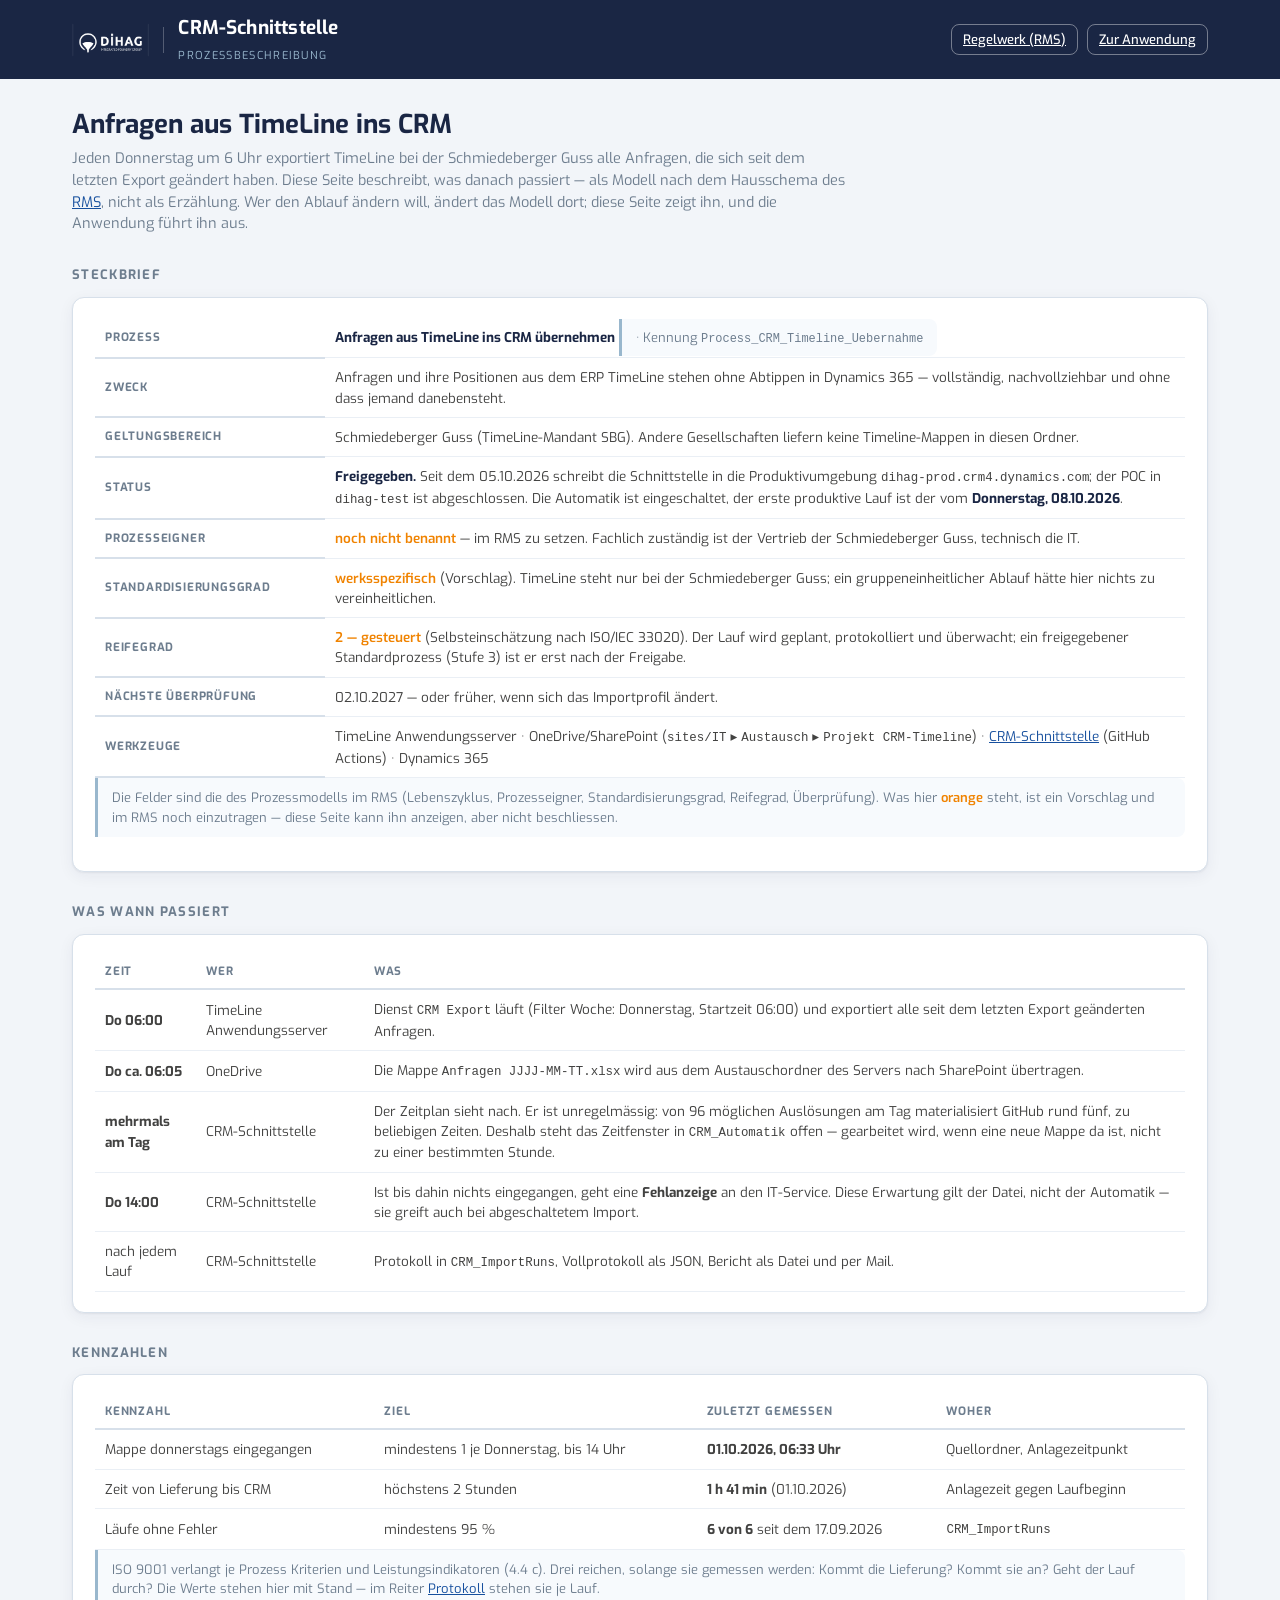
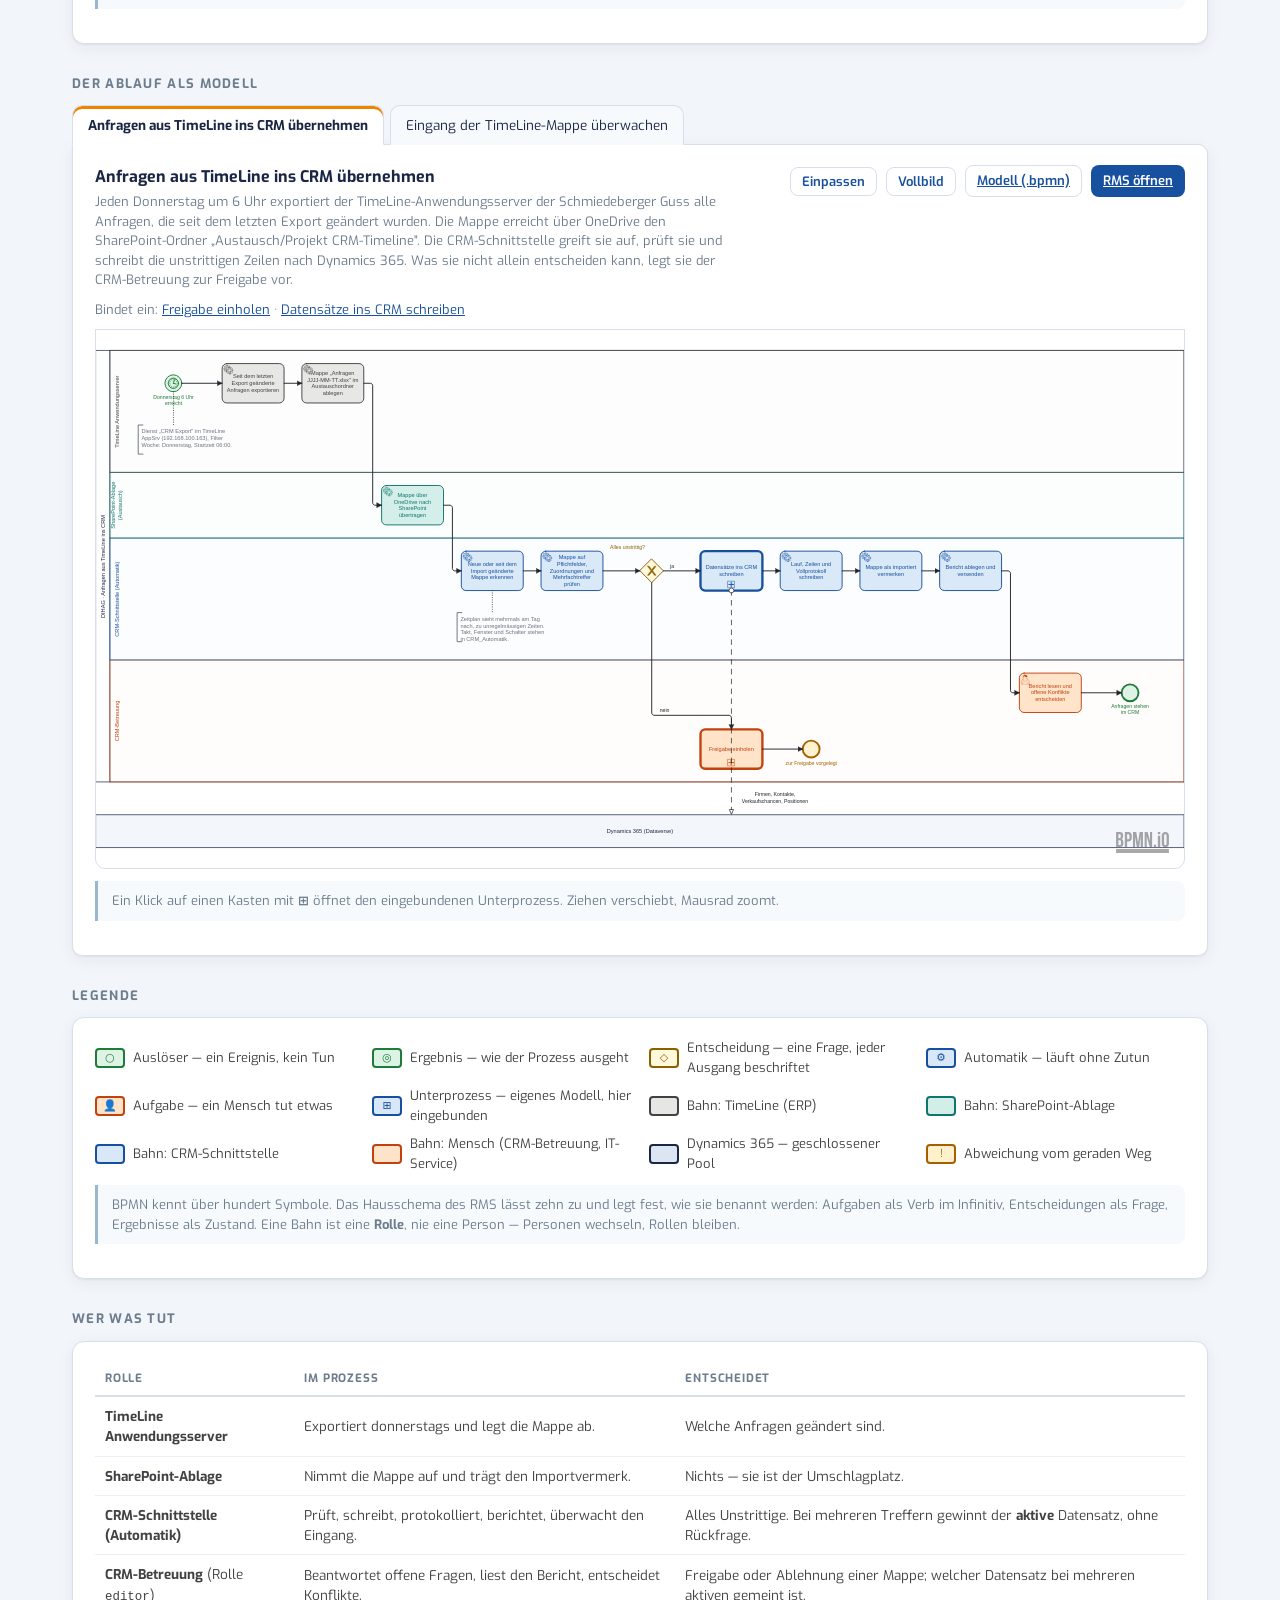
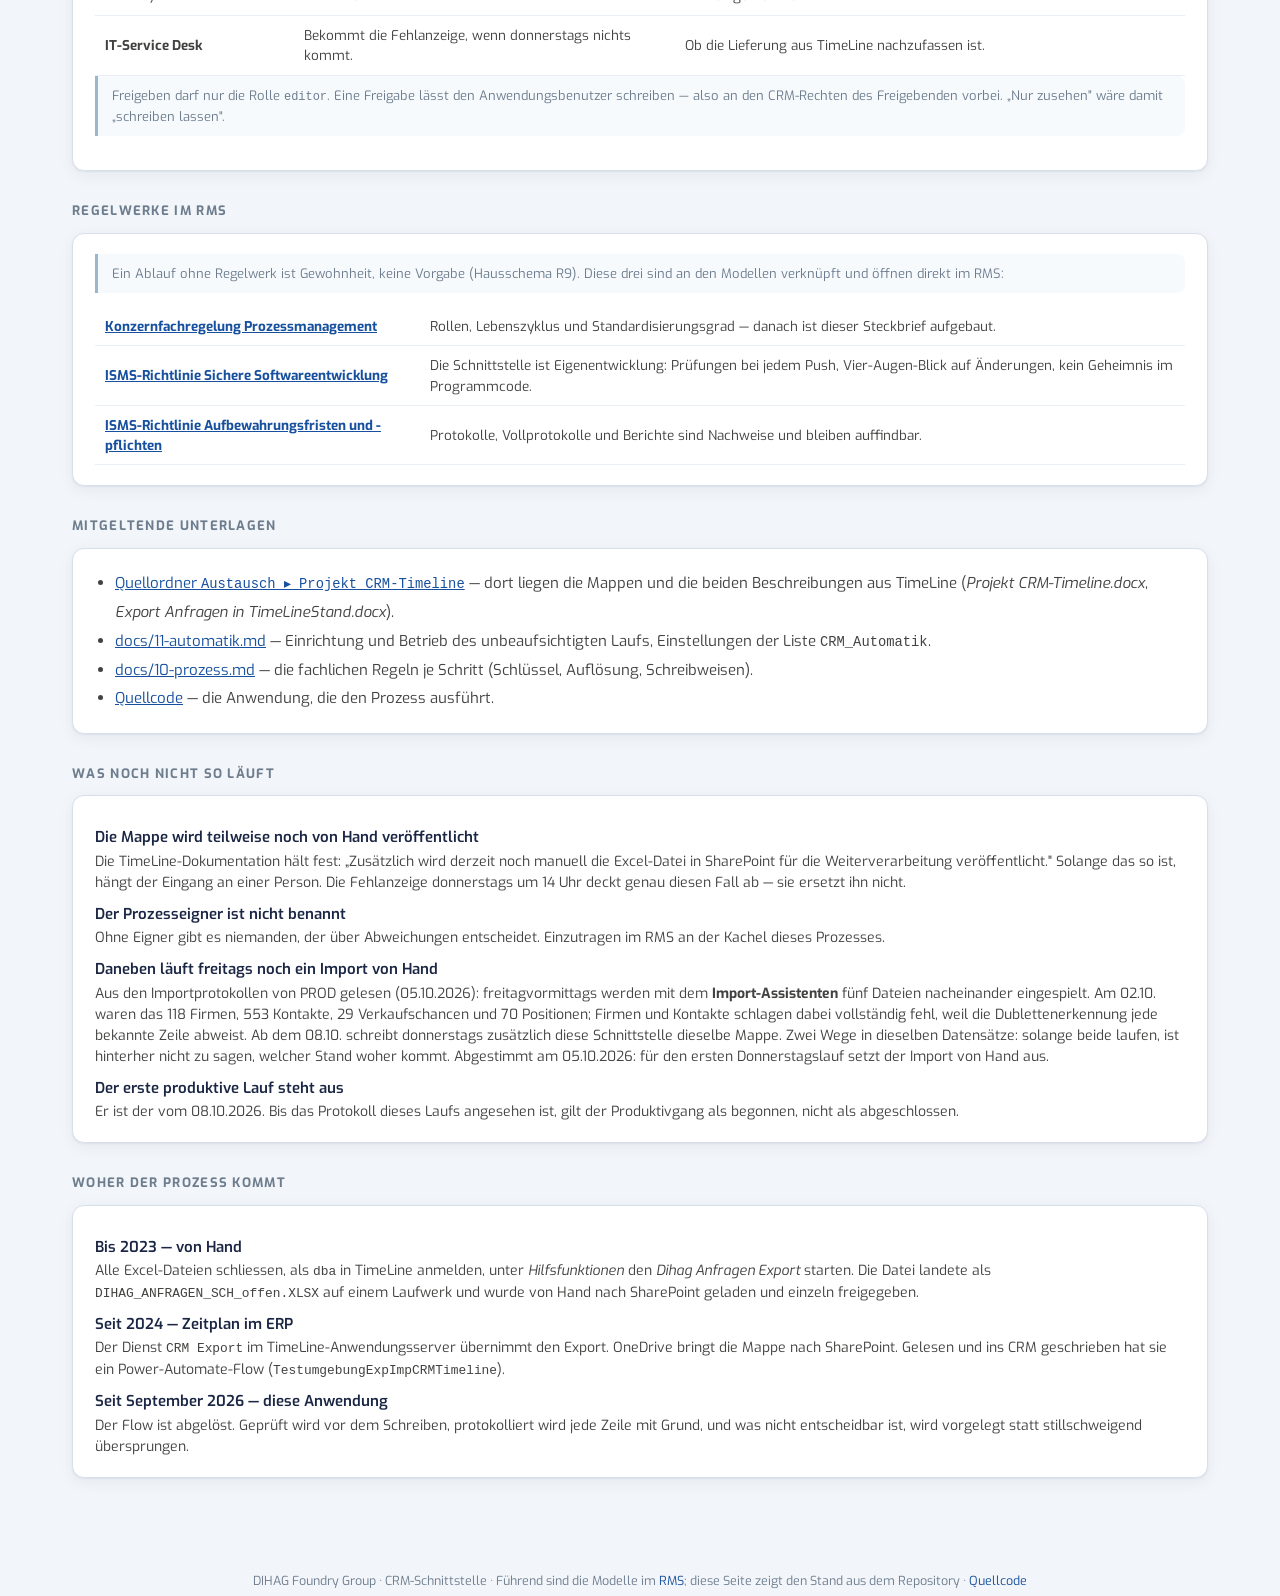
<file: prozess.html>
<!DOCTYPE html>
<html lang="de">
<head>
<meta charset="UTF-8">
<meta name="viewport" content="width=device-width, initial-scale=1.0">
<title>Prozess · CRM-Schnittstelle · DIHAG Foundry Group</title>
<link rel="icon" href="assets/dihag-logo.png">
<link rel="preconnect" href="https://fonts.googleapis.com">
<link rel="preconnect" href="https://fonts.gstatic.com" crossorigin>
<link href="https://fonts.googleapis.com/css2?family=Exo:wght@400;500;600;700&display=swap" rel="stylesheet">
<link rel="stylesheet" href="css/styles.css?v=dab7112f">
<link rel="stylesheet" href="js/vendor/bpmn/diagram-js.css?v=dab7112f">
<link rel="stylesheet" href="js/vendor/bpmn/bpmn-js.css?v=dab7112f">
<style>
  /* Farben der Bahnen — dieselben wie im Generator (scripts/bpmn/generate-bpmn.js).
     Steht die Legende auf anderen Farben als das Bild, ist sie schlimmer als keine. */
  .sym { display: inline-flex; align-items: center; gap: 8px; font-size: 13px; }
  .sym .kasten {
    width: 30px; height: 20px; border-radius: 4px; border: 2px solid; flex: none;
    display: flex; align-items: center; justify-content: center; font-size: 11px;
  }
  .b-erp    { background: #E6E6E4; border-color: #424241; color: #424241; }
  .b-archiv { background: #D2EEE8; border-color: #0F766E; color: #0F766E; }
  .b-auto   { background: #D8E8F8; border-color: #17509E; color: #17509E; }
  .b-mensch { background: #FFE3C8; border-color: #C2410C; color: #C2410C; }
  .b-app    { background: #DCE5F2; border-color: #1A2644; color: #1A2644; }
  .b-ok     { background: #DDF3E4; border-color: #1E7B3A; color: #1E7B3A; }
  .b-gate   { background: #FFF8DB; border-color: #8A6100; color: #8A6100; }
  .b-warn   { background: #FFF1CC; border-color: #A65F00; color: #A65F00; }

  .legende { display: grid; grid-template-columns: repeat(auto-fill, minmax(230px, 1fr)); gap: 9px 18px; }

  /* Reiter über dem Bild */
  .ptabs { display: flex; gap: 6px; flex-wrap: wrap; margin: 0 0 -1px; }
  .ptab {
    appearance: none; border: 1px solid var(--border); border-bottom-color: transparent;
    background: #f7fafd; font: inherit; font-size: 13.5px; color: var(--navy);
    padding: 9px 15px; border-radius: 10px 10px 0 0; cursor: pointer;
  }
  .ptab:hover { background: #eef3f9; }
  .ptab.active { background: #fff; font-weight: 700; box-shadow: inset 0 3px 0 var(--orange); }

  .bild-kopf { display: flex; flex-wrap: wrap; gap: 10px; align-items: flex-start; justify-content: space-between; }
  .bild-kopf h4 { margin: 0 0 3px; font-size: 16px; color: var(--navy); }
  .bild-kopf p { margin: 0; font-size: 13px; color: var(--muted); max-width: 640px; }
  .leinwand {
    height: 540px; border: 1px solid var(--border); border-radius: 0 0 10px 10px;
    background: #fff; position: relative; overflow: hidden;
  }
  .leinwand:fullscreen { height: 100%; border-radius: 0; }
  .leinwand .laedt {
    position: absolute; inset: 0; display: flex; align-items: center; justify-content: center;
    color: var(--muted); font-size: 14px; text-align: center; padding: 20px;
  }
  .bjs-powered-by { opacity: .45; }
  .krumen { font-size: 13px; color: var(--muted); display: flex; gap: 8px; align-items: center; flex-wrap: wrap; }

  table.tbl th.feld { width: 230px; }
  .steckbrief td b { color: var(--navy); }
  .vorschlag { color: var(--orange); font-weight: 600; }
  dl.schritte { margin: 0; }
  dl.schritte dt { font-weight: 600; color: var(--navy); margin-top: 10px; }
  dl.schritte dd { margin: 2px 0 0 0; color: var(--text); font-size: 14px; }
</style>
</head>
<body>

<header>
  <div class="hdr-top">
    <div class="hdr-brand">
      <img src="assets/dihag-logo.png" alt="DIHAG Foundry Group">
      <div class="hdr-sep"></div>
      <div class="hdr-title">
        <h1>CRM-Schnittstelle</h1>
        <span>Prozessbeschreibung</span>
      </div>
    </div>
    <div class="hdr-spacer"></div>
    <div class="row">
      <a class="btn ghost sm" href="https://rms.dihag.de/" target="_blank" rel="noopener">Regelwerk (RMS)</a>
      <a class="btn ghost sm" href="index.html">Zur Anwendung</a>
    </div>
  </div>
</header>

<main>

<div class="page-head">
  <h2>Anfragen aus TimeLine ins CRM</h2>
  <p>Jeden Donnerstag um 6 Uhr exportiert TimeLine bei der Schmiedeberger Guss alle
     Anfragen, die sich seit dem letzten Export geändert haben. Diese Seite beschreibt,
     was danach passiert — als Modell nach dem Hausschema des
     <a href="https://rms.dihag.de/" target="_blank" rel="noopener">RMS</a>, nicht als
     Erzählung. Wer den Ablauf ändern will, ändert das Modell dort; diese Seite zeigt
     ihn, und die Anwendung führt ihn aus.</p>
</div>

<!-- ══ Steckbrief ══════════════════════════════════════════════════ -->
<h3 class="section">Steckbrief</h3>
<div class="card">
  <div class="tbl-wrap"><table class="tbl steckbrief">
    <tbody>
      <tr><th class="feld">Prozess</th>
          <td><b>Anfragen aus TimeLine ins CRM übernehmen</b>
              <span class="hint">· Kennung <code>Process_CRM_Timeline_Uebernahme</code></span></td></tr>
      <tr><th>Zweck</th>
          <td>Anfragen und ihre Positionen aus dem ERP TimeLine stehen ohne Abtippen
              in Dynamics 365 — vollständig, nachvollziehbar und ohne dass jemand
              danebensteht.</td></tr>
      <tr><th>Geltungsbereich</th>
          <td>Schmiedeberger Guss (TimeLine-Mandant SBG). Andere Gesellschaften
              liefern keine Timeline-Mappen in diesen Ordner.</td></tr>
      <tr><th>Status</th>
          <td><b>Freigegeben.</b> Seit dem 05.10.2026 schreibt die Schnittstelle
              in die Produktivumgebung <code>dihag-prod.crm4.dynamics.com</code>;
              der POC in <code>dihag-test</code> ist abgeschlossen. Die Automatik
              ist eingeschaltet, der erste produktive Lauf ist der vom
              <b>Donnerstag, 08.10.2026</b>.</td></tr>
      <tr><th>Prozesseigner</th>
          <td><span class="vorschlag">noch nicht benannt</span> — im RMS zu setzen.
              Fachlich zuständig ist der Vertrieb der Schmiedeberger Guss, technisch
              die IT.</td></tr>
      <tr><th>Standardisierungsgrad</th>
          <td><span class="vorschlag">werksspezifisch</span> (Vorschlag). TimeLine
              steht nur bei der Schmiedeberger Guss; ein gruppeneinheitlicher Ablauf
              hätte hier nichts zu vereinheitlichen.</td></tr>
      <tr><th>Reifegrad</th>
          <td><span class="vorschlag">2 — gesteuert</span> (Selbsteinschätzung nach
              ISO/IEC 33020). Der Lauf wird geplant, protokolliert und überwacht; ein
              freigegebener Standardprozess (Stufe 3) ist er erst nach der Freigabe.</td></tr>
      <tr><th>Nächste Überprüfung</th>
          <td>02.10.2027 — oder früher, wenn sich das Importprofil ändert.</td></tr>
      <tr><th>Werkzeuge</th>
          <td>TimeLine Anwendungsserver · OneDrive/SharePoint
              (<code>sites/IT</code> ▸ <code>Austausch</code> ▸ <code>Projekt CRM-Timeline</code>) ·
              <a href="index.html">CRM-Schnittstelle</a> (GitHub Actions) · Dynamics 365</td></tr>
    </tbody>
  </table></div>
  <p class="hint">Die Felder sind die des Prozessmodells im RMS (Lebenszyklus,
     Prozesseigner, Standardisierungsgrad, Reifegrad, Überprüfung). Was hier
     <span class="vorschlag">orange</span> steht, ist ein Vorschlag und im RMS noch
     einzutragen — diese Seite kann ihn anzeigen, aber nicht beschliessen.</p>
</div>

<!-- ══ Takt ════════════════════════════════════════════════════════ -->
<h3 class="section">Was wann passiert</h3>
<div class="card">
  <div class="tbl-wrap"><table class="tbl">
    <thead><tr><th>Zeit</th><th>Wer</th><th>Was</th></tr></thead>
    <tbody>
      <tr><td><b>Do 06:00</b></td><td>TimeLine Anwendungsserver</td>
          <td>Dienst <code>CRM Export</code> läuft (Filter Woche: Donnerstag, Startzeit 06:00)
              und exportiert alle seit dem letzten Export geänderten Anfragen.</td></tr>
      <tr><td><b>Do ca. 06:05</b></td><td>OneDrive</td>
          <td>Die Mappe <code>Anfragen JJJJ-MM-TT.xlsx</code> wird aus dem Austauschordner
              des Servers nach SharePoint übertragen.</td></tr>
      <tr><td><b>mehrmals<br>am Tag</b></td><td>CRM-Schnittstelle</td>
          <td>Der Zeitplan sieht nach. Er ist unregelmässig: von 96 möglichen
              Auslösungen am Tag materialisiert GitHub rund fünf, zu beliebigen
              Zeiten. Deshalb steht das Zeitfenster in <code>CRM_Automatik</code>
              offen — gearbeitet wird, wenn eine neue Mappe da ist, nicht zu
              einer bestimmten Stunde.</td></tr>
      <tr><td><b>Do 14:00</b></td><td>CRM-Schnittstelle</td>
          <td>Ist bis dahin nichts eingegangen, geht eine <b>Fehlanzeige</b> an den
              IT-Service. Diese Erwartung gilt der Datei, nicht der Automatik —
              sie greift auch bei abgeschaltetem Import.</td></tr>
      <tr><td>nach jedem Lauf</td><td>CRM-Schnittstelle</td>
          <td>Protokoll in <code>CRM_ImportRuns</code>, Vollprotokoll als JSON,
              Bericht als Datei und per Mail.</td></tr>
    </tbody>
  </table></div>
</div>

<!-- ══ Kennzahlen ══════════════════════════════════════════════════ -->
<h3 class="section">Kennzahlen</h3>
<div class="card">
  <div class="tbl-wrap"><table class="tbl">
    <thead><tr><th>Kennzahl</th><th>Ziel</th><th>Zuletzt gemessen</th><th>Woher</th></tr></thead>
    <tbody>
      <tr><td>Mappe donnerstags eingegangen</td><td>mindestens 1 je Donnerstag, bis 14 Uhr</td>
          <td><b>01.10.2026, 06:33 Uhr</b></td><td>Quellordner, Anlagezeitpunkt</td></tr>
      <tr><td>Zeit von Lieferung bis CRM</td><td>höchstens 2 Stunden</td>
          <td><b>1 h 41 min</b> (01.10.2026)</td><td>Anlagezeit gegen Laufbeginn</td></tr>
      <tr><td>Läufe ohne Fehler</td><td>mindestens 95 %</td>
          <td><b>6 von 6</b> seit dem 17.09.2026</td><td><code>CRM_ImportRuns</code></td></tr>
    </tbody>
  </table></div>
  <p class="hint">ISO 9001 verlangt je Prozess Kriterien und Leistungsindikatoren
     (4.4 c). Drei reichen, solange sie gemessen werden: Kommt die Lieferung? Kommt
     sie an? Geht der Lauf durch? Die Werte stehen hier mit Stand — im Reiter
     <a href="index.html">Protokoll</a> stehen sie je Lauf.</p>
</div>

<!-- ══ Diagramme ═══════════════════════════════════════════════════ -->
<h3 class="section" id="modelle">Der Ablauf als Modell</h3>
<div id="ptabs" class="ptabs"></div>
<div class="card" style="border-radius:0 10px 10px 10px">
  <div class="bild-kopf">
    <div>
      <h4 id="mName">Wird geladen …</h4>
      <p id="mDoku"></p>
    </div>
    <div class="row">
      <button class="btn sec sm" id="mFit">Einpassen</button>
      <button class="btn sec sm" id="mVoll">Vollbild</button>
      <a class="btn sec sm" id="mDatei" href="#" download>Modell (.bpmn)</a>
      <a class="btn sm" id="mRms" href="https://rms.dihag.de/" target="_blank" rel="noopener">Im RMS öffnen</a>
    </div>
  </div>
  <div class="krumen" id="mKrumen" style="margin:10px 0"></div>
  <div class="leinwand" id="leinwand"><div class="laedt">Diagramm wird geladen …</div></div>
  <p class="hint" style="margin-top:12px">Ein Klick auf einen Kasten mit <b>⊞</b>
     öffnet den eingebundenen Unterprozess. Ziehen verschiebt, Mausrad zoomt.</p>
</div>

<h3 class="section">Legende</h3>
<div class="card">
  <div class="legende">
    <span class="sym"><span class="kasten b-ok">○</span> Auslöser — ein Ereignis, kein Tun</span>
    <span class="sym"><span class="kasten b-ok">◎</span> Ergebnis — wie der Prozess ausgeht</span>
    <span class="sym"><span class="kasten b-gate">◇</span> Entscheidung — eine Frage, jeder Ausgang beschriftet</span>
    <span class="sym"><span class="kasten b-auto">⚙</span> Automatik — läuft ohne Zutun</span>
    <span class="sym"><span class="kasten b-mensch">👤</span> Aufgabe — ein Mensch tut etwas</span>
    <span class="sym"><span class="kasten b-auto">⊞</span> Unterprozess — eigenes Modell, hier eingebunden</span>
    <span class="sym"><span class="kasten b-erp"></span> Bahn: TimeLine (ERP)</span>
    <span class="sym"><span class="kasten b-archiv"></span> Bahn: SharePoint-Ablage</span>
    <span class="sym"><span class="kasten b-auto"></span> Bahn: CRM-Schnittstelle</span>
    <span class="sym"><span class="kasten b-mensch"></span> Bahn: Mensch (CRM-Betreuung, IT-Service)</span>
    <span class="sym"><span class="kasten b-app"></span> Dynamics 365 — geschlossener Pool</span>
    <span class="sym"><span class="kasten b-warn">!</span> Abweichung vom geraden Weg</span>
  </div>
  <p class="hint" style="margin-top:12px">BPMN kennt über hundert Symbole. Das
     Hausschema des RMS lässt zehn zu und legt fest, wie sie benannt werden: Aufgaben
     als Verb im Infinitiv, Entscheidungen als Frage, Ergebnisse als Zustand. Eine
     Bahn ist eine <b>Rolle</b>, nie eine Person — Personen wechseln, Rollen bleiben.</p>
</div>

<!-- ══ Rollen ══════════════════════════════════════════════════════ -->
<h3 class="section">Wer was tut</h3>
<div class="card">
  <div class="tbl-wrap"><table class="tbl">
    <thead><tr><th>Rolle</th><th>Im Prozess</th><th>Entscheidet</th></tr></thead>
    <tbody>
      <tr><td><b>TimeLine Anwendungsserver</b></td>
          <td>Exportiert donnerstags und legt die Mappe ab.</td>
          <td>Welche Anfragen geändert sind.</td></tr>
      <tr><td><b>SharePoint-Ablage</b></td>
          <td>Nimmt die Mappe auf und trägt den Importvermerk.</td>
          <td>Nichts — sie ist der Umschlagplatz.</td></tr>
      <tr><td><b>CRM-Schnittstelle (Automatik)</b></td>
          <td>Prüft, schreibt, protokolliert, berichtet, überwacht den Eingang.</td>
          <td>Alles Unstrittige. Bei mehreren Treffern gewinnt der <b>aktive</b>
              Datensatz, ohne Rückfrage.</td></tr>
      <tr><td><b>CRM-Betreuung</b> (Rolle <code>editor</code>)</td>
          <td>Beantwortet offene Fragen, liest den Bericht, entscheidet Konflikte.</td>
          <td>Freigabe oder Ablehnung einer Mappe; welcher Datensatz bei mehreren
              aktiven gemeint ist.</td></tr>
      <tr><td><b>IT-Service Desk</b></td>
          <td>Bekommt die Fehlanzeige, wenn donnerstags nichts kommt.</td>
          <td>Ob die Lieferung aus TimeLine nachzufassen ist.</td></tr>
    </tbody>
  </table></div>
  <p class="hint">Freigeben darf nur die Rolle <code>editor</code>. Eine Freigabe lässt
     den Anwendungsbenutzer schreiben — also an den CRM-Rechten des Freigebenden
     vorbei. „Nur zusehen" wäre damit „schreiben lassen".</p>
</div>

<!-- ══ Regelwerke ══════════════════════════════════════════════════ -->
<h3 class="section">Regelwerke im RMS</h3>
<div class="card">
  <p class="hint" style="margin-top:0">Ein Ablauf ohne Regelwerk ist Gewohnheit, keine
     Vorgabe (Hausschema R9). Diese drei sind an den Modellen verknüpft und öffnen
     direkt im RMS:</p>
  <div class="tbl-wrap"><table class="tbl">
    <tbody>
      <tr><td><a href="https://rms.dihag.de/?richtlinie=120" target="_blank" rel="noopener">
              <b>Konzernfachregelung Prozessmanagement</b></a></td>
          <td>Rollen, Lebenszyklus und Standardisierungsgrad — danach ist dieser
              Steckbrief aufgebaut.</td></tr>
      <tr><td><a href="https://rms.dihag.de/?richtlinie=111" target="_blank" rel="noopener">
              <b>ISMS-Richtlinie Sichere Softwareentwicklung</b></a></td>
          <td>Die Schnittstelle ist Eigenentwicklung: Prüfungen bei jedem Push,
              Vier-Augen-Blick auf Änderungen, kein Geheimnis im Programmcode.</td></tr>
      <tr><td><a href="https://rms.dihag.de/?richtlinie=119" target="_blank" rel="noopener">
              <b>ISMS-Richtlinie Aufbewahrungsfristen und -pflichten</b></a></td>
          <td>Protokolle, Vollprotokolle und Berichte sind Nachweise und bleiben
              auffindbar.</td></tr>
    </tbody>
  </table></div>
</div>

<!-- ══ Unterlagen ══════════════════════════════════════════════════ -->
<h3 class="section">Mitgeltende Unterlagen</h3>
<div class="card">
  <ul style="margin:0;padding-left:20px;line-height:1.9">
    <li><a href="https://dihag.sharepoint.com/sites/IT/Austausch/Projekt%20CRM-Timeline" target="_blank" rel="noopener">Quellordner <code>Austausch ▸ Projekt CRM-Timeline</code></a>
        — dort liegen die Mappen und die beiden Beschreibungen aus TimeLine
        (<i>Projekt CRM-Timeline.docx</i>, <i>Export Anfragen in TimeLineStand.docx</i>).</li>
    <li><a href="https://github.com/dfedorov12/crm/blob/main/docs/11-automatik.md" target="_blank" rel="noopener">docs/11-automatik.md</a>
        — Einrichtung und Betrieb des unbeaufsichtigten Laufs, Einstellungen der
        Liste <code>CRM_Automatik</code>.</li>
    <li><a href="https://github.com/dfedorov12/crm/blob/main/docs/10-prozess.md" target="_blank" rel="noopener">docs/10-prozess.md</a>
        — die fachlichen Regeln je Schritt (Schlüssel, Auflösung, Schreibweisen).</li>
    <li><a href="https://github.com/dfedorov12/crm" target="_blank" rel="noopener">Quellcode</a>
        — die Anwendung, die den Prozess ausführt.</li>
  </ul>
</div>

<!-- ══ Offene Punkte ═══════════════════════════════════════════════ -->
<h3 class="section">Was noch nicht so läuft</h3>
<div class="card">
  <dl class="schritte">
    <dt>Die Mappe wird teilweise noch von Hand veröffentlicht</dt>
    <dd>Die TimeLine-Dokumentation hält fest: „Zusätzlich wird derzeit noch manuell
        die Excel-Datei in SharePoint für die Weiterverarbeitung veröffentlicht."
        Solange das so ist, hängt der Eingang an einer Person. Die Fehlanzeige
        donnerstags um 14 Uhr deckt genau diesen Fall ab — sie ersetzt ihn nicht.</dd>
    <dt>Der Prozesseigner ist nicht benannt</dt>
    <dd>Ohne Eigner gibt es niemanden, der über Abweichungen entscheidet. Einzutragen
        im RMS an der Kachel dieses Prozesses.</dd>
    <dt>Daneben läuft freitags noch ein Import von Hand</dt>
    <dd>Aus den Importprotokollen von PROD gelesen (05.10.2026): freitagvormittags
        werden mit dem <b>Import-Assistenten</b> fünf Dateien nacheinander
        eingespielt. Am 02.10. waren das 118 Firmen, 553 Kontakte, 29
        Verkaufschancen und 70 Positionen; Firmen und Kontakte schlagen dabei
        vollständig fehl, weil die Dublettenerkennung jede bekannte Zeile
        abweist. Ab dem 08.10. schreibt donnerstags zusätzlich diese
        Schnittstelle dieselbe Mappe. Zwei Wege in dieselben Datensätze: solange
        beide laufen, ist hinterher nicht zu sagen, welcher Stand woher kommt.
        Abgestimmt am 05.10.2026: für den ersten Donnerstagslauf setzt der
        Import von Hand aus.</dd>

    <dt>Der erste produktive Lauf steht aus</dt>
    <dd>Er ist der vom 08.10.2026. Bis das Protokoll dieses Laufs angesehen ist,
        gilt der Produktivgang als begonnen, nicht als abgeschlossen.</dd>
  </dl>
</div>

<!-- ══ Herkunft ════════════════════════════════════════════════════ -->
<h3 class="section">Woher der Prozess kommt</h3>
<div class="card">
  <dl class="schritte">
    <dt>Bis 2023 — von Hand</dt>
    <dd>Alle Excel-Dateien schliessen, als <code>dba</code> in TimeLine anmelden,
        unter <i>Hilfsfunktionen</i> den <i>Dihag Anfragen Export</i> starten. Die
        Datei landete als <code>DIHAG_ANFRAGEN_SCH_offen.XLSX</code> auf einem
        Laufwerk und wurde von Hand nach SharePoint geladen und einzeln freigegeben.</dd>
    <dt>Seit 2024 — Zeitplan im ERP</dt>
    <dd>Der Dienst <code>CRM Export</code> im TimeLine-Anwendungsserver übernimmt den
        Export. OneDrive bringt die Mappe nach SharePoint. Gelesen und ins CRM
        geschrieben hat sie ein Power-Automate-Flow
        (<code>TestumgebungExpImpCRMTimeline</code>).</dd>
    <dt>Seit September 2026 — diese Anwendung</dt>
    <dd>Der Flow ist abgelöst. Geprüft wird vor dem Schreiben, protokolliert wird
        jede Zeile mit Grund, und was nicht entscheidbar ist, wird vorgelegt statt
        stillschweigend übersprungen.</dd>
  </dl>
</div>

</main>

<footer>
  DIHAG Foundry Group · CRM-Schnittstelle ·
  Führend sind die Modelle im <a href="https://rms.dihag.de/" target="_blank" rel="noopener">RMS</a>;
  diese Seite zeigt den Stand aus dem Repository ·
  <a href="https://github.com/dfedorov12/crm" target="_blank" rel="noopener">Quellcode</a>
</footer>

<script src="js/vendor/bpmn/bpmn-navigated-viewer.production.min.js?v=dab7112f"></script>
<script>
/* ── Die Modelle anzeigen ──────────────────────────────────────────────
   Gelesen wird docs/bpmn/modelle.json: welche Datei, welche Kennung, wo im
   RMS. Namen und Reiter stehen deshalb genau einmal da — hier würden sie
   beim nächsten Umbau auseinanderlaufen.

   Angezeigt wird die Kopie aus dem Repository. Führend ist das Modell im
   RMS; der Knopf daneben führt hin. Live von dort zu lesen hiesse, diese
   Seite an eine Anmeldung zu hängen — eine Prozessbeschreibung, die erst
   nach dem Anmelden etwas zeigt, liest niemand im Vorbeigehen.          */

var MODELLE = {}, HAUPT = [], AKTIV = { tab: '', key: '', zurueck: '' };
var viewer = null;

var esc = function (s) {
  return String(s == null ? '' : s)
    .replace(/&/g, '&amp;').replace(/</g, '&lt;').replace(/>/g, '&gt;').replace(/"/g, '&quot;');
};
var $ = function (id) { return document.getElementById(id); };

fetch('docs/bpmn/modelle.json', { cache: 'no-cache' })
  .then(function (r) { return r.json(); })
  .then(function (j) {
    j.modelle.forEach(function (m) { MODELLE[m.key] = m; });
    HAUPT = j.modelle.filter(function (m) { return m.haupt; });
    $('ptabs').innerHTML = HAUPT.map(function (m) {
      return '<button class="ptab" data-tab="' + esc(m.tab) + '" data-key="' + esc(m.key) + '">'
        + esc(m.name) + '</button>';
    }).join('');
    Array.prototype.forEach.call($('ptabs').querySelectorAll('.ptab'), function (b) {
      b.onclick = function () { zeige(b.dataset.key); };
    });
    var start = location.hash.replace('#', '');
    var treffer = HAUPT.filter(function (m) { return m.tab === start || m.key === start; })[0];
    zeige(treffer ? treffer.key : HAUPT[0].key);
  })
  .catch(function (e) {
    $('leinwand').innerHTML = '<div class="laedt">Die Modell-Liste ist nicht lesbar: '
      + esc(e.message) + '</div>';
  });

function zeige(key, zurueck) {
  var m = MODELLE[key];
  if (!m) return;
  AKTIV = { tab: m.tab, key: key, zurueck: zurueck || '' };

  Array.prototype.forEach.call($('ptabs').querySelectorAll('.ptab'), function (b) {
    b.classList.toggle('active', b.dataset.tab === m.tab);
  });
  if (m.haupt) history.replaceState(null, '', '#' + m.tab);

  $('mName').textContent = m.name;
  $('mDoku').textContent = '';
  $('mDatei').href = m.datei;
  $('mDatei').setAttribute('download', m.datei.split('/').pop());
  var rms = $('mRms');
  if (m.itemId) {
    rms.href = 'https://rms.dihag.de/?modell=' + encodeURIComponent(m.itemId);
    rms.textContent = 'Im RMS öffnen';
    rms.title = 'Das führende Modell im Regelwerkmanagement';
  } else {
    rms.href = 'https://rms.dihag.de/';
    rms.textContent = 'RMS öffnen';
    rms.title = 'Dieses Modell ist im RMS noch nicht abgelegt. Datei herunterladen '
      + 'und dort unter Prozesse importieren.';
  }

  var krumen = [];
  if (zurueck) {
    krumen.push('<button class="btn sec sm" id="mBack">← ' + esc(MODELLE[zurueck].name) + '</button>');
    krumen.push('<span>Unterprozess, eingebunden über ⊞</span>');
  } else if (m.unter && m.unter.length) {
    krumen.push('<span>Bindet ein: ' + m.unter.map(function (u) {
      return '<a href="#" data-unter="' + esc(u) + '">' + esc(MODELLE[u] ? MODELLE[u].name : u) + '</a>';
    }).join(' · ') + '</span>');
  }
  $('mKrumen').innerHTML = krumen.join(' ');
  if ($('mBack')) $('mBack').onclick = function () { zeige(zurueck); };
  Array.prototype.forEach.call($('mKrumen').querySelectorAll('a[data-unter]'), function (a) {
    a.onclick = function (ev) { ev.preventDefault(); zeige(a.dataset.unter, key); };
  });

  laden(m);
}

function laden(m) {
  if (!viewer) {
    $('leinwand').innerHTML = '';
    viewer = new BpmnJS({ container: $('leinwand') });
    viewer.on('element.click', function (e) {
      var bo = e.element.businessObject;
      if (!bo || e.element.type !== 'bpmn:CallActivity') return;
      var ziel = null;
      Object.keys(MODELLE).forEach(function (k) {
        if (MODELLE[k].kennung === bo.calledElement) ziel = k;
      });
      if (ziel) zeige(ziel, AKTIV.zurueck || AKTIV.key);
    });
  }
  fetch(m.datei, { cache: 'no-cache' })
    .then(function (r) {
      if (!r.ok) throw new Error('HTTP ' + r.status);
      return r.text();
    })
    .then(function (xml) {
      return viewer.importXML(xml).then(function () {
        einpassen(0);
        var doku = (xml.match(/<bpmn:documentation>([\s\S]*?)<\/bpmn:documentation>/) || [])[1] || '';
        doku = doku.replace(/\[\[[^\]]*\]\]/g, '').split('\n')[0]
          .replace(/&amp;/g, '&').replace(/&lt;/g, '<').replace(/&gt;/g, '>')
          .replace(/&quot;/g, '"').replace(/&apos;/g, "'");
        $('mDoku').textContent = doku;
      });
    })
    .catch(function (e) {
      $('leinwand').innerHTML = '<div class="laedt">Das Modell ist nicht lesbar: '
        + esc(e.message) + '<br>Die Datei liegt unter <code>' + esc(m.datei) + '</code>.</div>';
      viewer = null;
    });
}

/* Einpassen, sobald die Leinwand eine Breite hat.
   Beim ersten Aufruf kann das Modell fertig geladen sein, bevor der Browser
   die Seite gelegt hat. `fit-viewport` rechnet dann mit Breite 0 und wirft
   („non-finite float"), das Diagramm bliebe mit einer Fehlermeldung leer —
   gesehen beim ersten Laden am 02.10.2026. Also fragen statt annehmen. */
function einpassen(versuch) {
  if (!viewer) return;
  var el = $('leinwand');
  var nochmal = function () {
    if ((versuch || 0) < 20) setTimeout(function () { einpassen((versuch || 0) + 1); }, 100);
  };
  if (!el.clientWidth || !el.clientHeight) return nochmal();
  try { viewer.get('canvas').zoom('fit-viewport', 'auto'); } catch (e) { nochmal(); }
}

$('mFit').onclick = function () { einpassen(0); };
$('mVoll').onclick = function () {
  var el = $('leinwand');
  if (document.fullscreenElement) document.exitFullscreen();
  else if (el.requestFullscreen) el.requestFullscreen();
};
document.addEventListener('fullscreenchange', function () {
  setTimeout(function () { einpassen(0); }, 80);
});
window.addEventListener('resize', function () {
  if (viewer) viewer.get('canvas').resized();
});
</script>
</body>
</html>
</file>
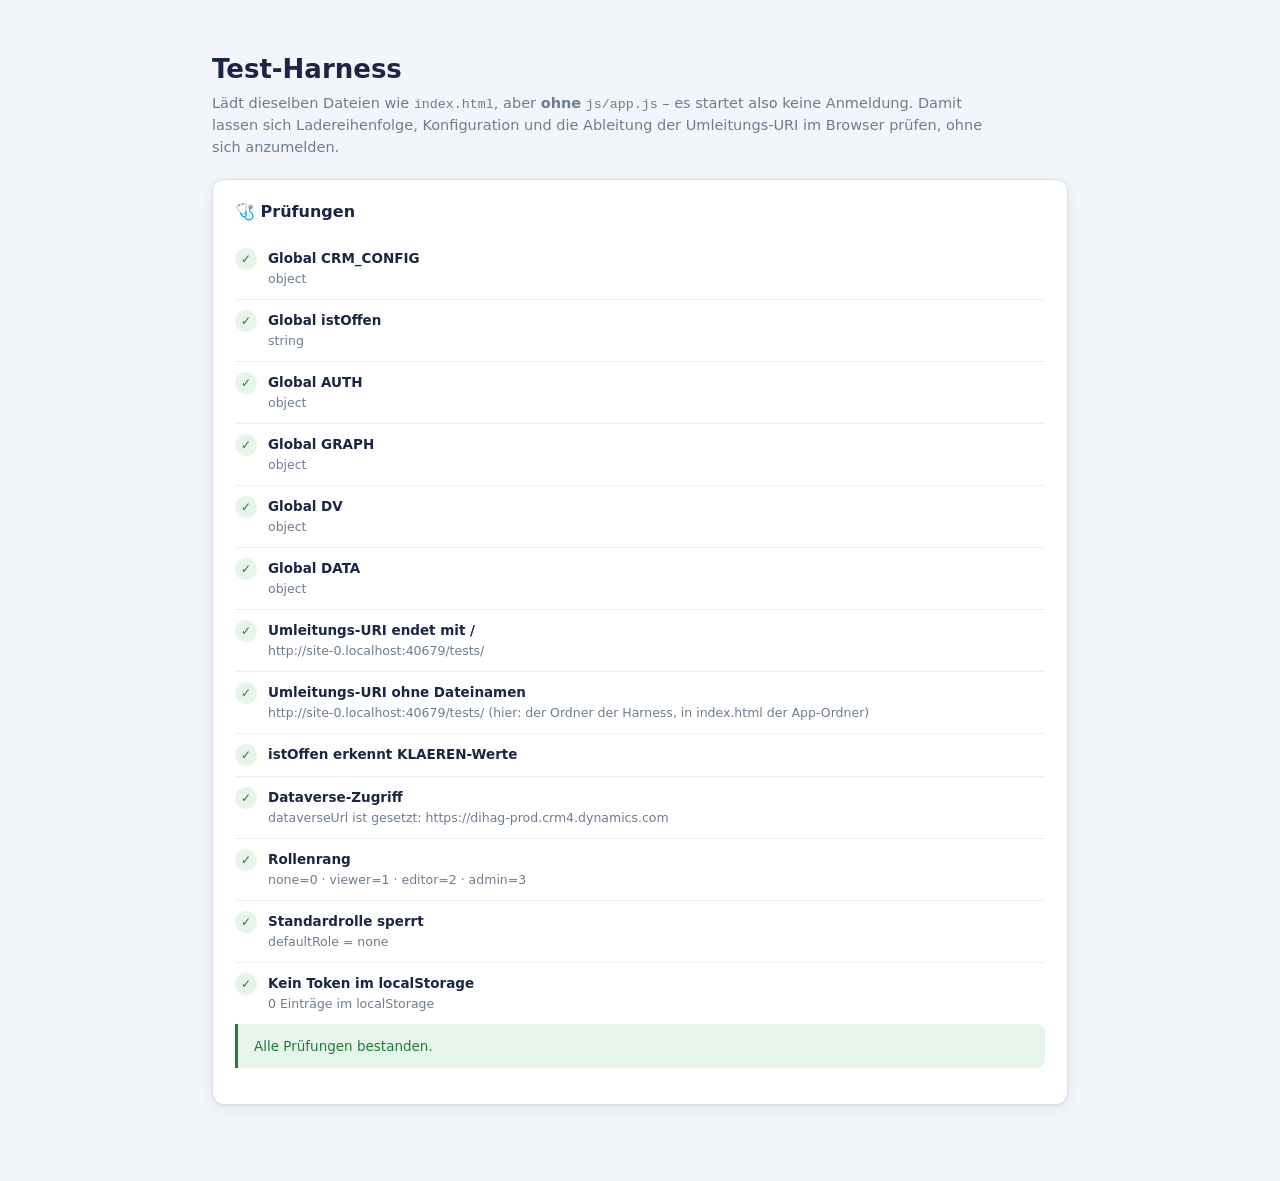
<file: tests/harness.html>
<!DOCTYPE html>
<html lang="de">
<head>
<meta charset="UTF-8">
<meta name="viewport" content="width=device-width, initial-scale=1.0">
<title>Test-Harness · CRM-Schnittstelle</title>
<link rel="stylesheet" href="../css/styles.css">
<style>
  body { padding: 24px; }
  main { max-width: 900px; }
</style>
</head>
<body>
<main>
  <div class="page-head">
    <h2>Test-Harness</h2>
    <p>Lädt dieselben Dateien wie <code>index.html</code>, aber <b>ohne</b>
       <code>js/app.js</code> – es startet also keine Anmeldung. Damit lassen
       sich Ladereihenfolge, Konfiguration und die Ableitung der
       Umleitungs-URI im Browser prüfen, ohne sich anzumelden.</p>
  </div>
  <div class="card">
    <h4>🩺 Prüfungen</h4>
    <div id="out"></div>
  </div>
</main>

<script src="../js/config.js"></script>
<script src="../js/auth.js"></script>
<script src="../js/graph.js"></script>
<script src="../js/dataverse.js"></script>
<script src="../js/data.js"></script>
<script>
"use strict";

const out = document.getElementById("out");
let fehler = 0;

function pruefe(titel, bedingung, text) {
  if (!bedingung) fehler++;
  const d = document.createElement("div");
  d.className = "check " + (bedingung ? "gut" : "schlecht");
  d.innerHTML = `<span class="st">${bedingung ? "✓" : "!"}</span>
                 <div><b></b><small></small></div>`;
  d.querySelector("b").textContent = titel;
  d.querySelector("small").textContent = text ?? "";
  out.appendChild(d);
}

/* Globale Namen – einer je Datei, in Ladereihenfolge. */
for (const [n, v] of Object.entries({
  CRM_CONFIG, istOffen: typeof istOffen, AUTH, GRAPH, DV, DATA
})) pruefe("Global " + n, v !== undefined, typeof v);

/* Umleitungs-URI: „index.html“ weg, Schrägstrich am Ende erzwungen.
   Genau hier entsteht sonst AADSTS50011. */
pruefe("Umleitungs-URI endet mit /", AUTH.redirectUri.endsWith("/"), AUTH.redirectUri);
pruefe("Umleitungs-URI ohne Dateinamen", !/\.html?\/?$/i.test(AUTH.redirectUri),
       AUTH.redirectUri + "  (hier: der Ordner der Harness, in index.html der App-Ordner)");

/* Offene Werte werden erkannt und gesperrt, statt in einen Netzwerkfehler
   gegen „https://<org>.crm4.dynamics.com“ zu laufen. */
pruefe("istOffen erkennt KLAEREN-Werte", istOffen("KLAEREN_x") && !istOffen("https://a.de"));

let dvGesperrt = false, dvText = "";
try { DV.pruefeKonfiguration(); dvText = "dataverseUrl ist gesetzt: " + CRM_CONFIG.dataverseUrl; }
catch (e) { dvGesperrt = true; dvText = e.message; }
pruefe("Dataverse-Zugriff", istOffen(CRM_CONFIG.dataverseUrl) ? dvGesperrt : !dvGesperrt,
       istOffen(CRM_CONFIG.dataverseUrl)
         ? "korrekt gesperrt – " + dvText
         : dvText);

/* Rollenrang: none < viewer < editor < admin. */
const R = DATA.RANK;
pruefe("Rollenrang", R.none < R.viewer && R.viewer < R.editor && R.editor < R.admin,
       Object.entries(R).map(([k, v]) => `${k}=${v}`).join(" · "));
pruefe("Standardrolle sperrt", CRM_CONFIG.defaultRole === "none",
       "defaultRole = " + CRM_CONFIG.defaultRole);

/* Kein Token in localStorage (CLAUDE.md §2, Nr. 9). */
pruefe("Kein Token im localStorage",
       !Object.keys(localStorage).some(k => k.startsWith("crm_")),
       Object.keys(localStorage).length + " Einträge im localStorage");

const s = document.createElement("p");
s.className = fehler ? "err" : "ok";
s.textContent = fehler ? `${fehler} Prüfung(en) fehlgeschlagen.` : "Alle Prüfungen bestanden.";
out.parentElement.appendChild(s);
</script>
</body>
</html>
</file>
<file: css/styles.css>
/* ══════════════════════════════════════════════════════════════════
   DIHAG CRM Schnittstelle – Corporate Design DIHAG Foundry Group
   Azurblau #17509E · Navy #1A2644 · Anthrazit #424241
   Lichtblau #99B7CD · Orange #F08300 · Schrift: Exo

   Token-Satz und Grundformen übernommen aus „Rund um den Job“, damit die
   Apps im Haus gleich aussehen und ein Umbau nicht zweimal passiert.
   ══════════════════════════════════════════════════════════════════ */

:root {
  --azur:      #17509E;
  --navy:      #1A2644;
  --anthrazit: #424241;
  --lichtblau: #99B7CD;
  --orange:    #F08300;

  --azur-dark: #113f7c;
  --bg:        #f2f5f9;
  --card:      #ffffff;
  --text:      var(--anthrazit);
  --muted:     #6d7d8e;
  --border:    #d7e0ea;
  --border-2:  #eaeff5;
  --green:     #1e7e34;
  --green-bg:  #e6f4ea;
  --red:       #b02a37;
  --red-bg:    #fdecea;
  --radius:    12px;
  --shadow:    0 1px 2px rgba(26,38,68,.06), 0 4px 16px rgba(26,38,68,.06);
  --shadow-h:  0 2px 6px rgba(26,38,68,.10), 0 12px 28px rgba(26,38,68,.13);
  --maxw:      1180px;
}

* { box-sizing: border-box; }
html, body { height: 100%; }

body {
  margin: 0;
  font-family: "Exo", "Segoe UI", system-ui, -apple-system, sans-serif;
  background: var(--bg);
  color: var(--text);
  font-size: 15px;
  line-height: 1.5;
  -webkit-font-smoothing: antialiased;
}

a { color: var(--azur); }
code { font-family: ui-monospace, "Cascadia Mono", Consolas, monospace; font-size: .92em; }
[hidden] { display: none !important; }

/* ── Boot / Anmeldung ─────────────────────────────────────────────── */

#boot {
  position: fixed; inset: 0; z-index: 9999;
  background: linear-gradient(160deg, var(--navy) 0%, #10182b 100%);
  display: flex; flex-direction: column;
  align-items: center; justify-content: center; gap: 18px;
  color: #fff; text-align: center; padding: 24px;
}
#boot .boot-logo {
  background: #fff; border-radius: 14px; padding: 20px 34px;
  box-shadow: 0 8px 40px rgba(0,0,0,.35);
}
#boot .boot-logo img { display: block; height: 46px; }
#boot .boot-sub {
  font-size: 13px; letter-spacing: .14em; text-transform: uppercase;
  color: var(--lichtblau);
}
#boot .spinner {
  width: 30px; height: 30px; border-radius: 50%;
  border: 3px solid rgba(255,255,255,.18); border-top-color: var(--orange);
  animation: spin .8s linear infinite;
}
@keyframes spin { to { transform: rotate(360deg); } }
#bootTxt { font-size: 14px; color: rgba(255,255,255,.8); }
#bootErr {
  max-width: 520px; font-size: 14px; color: #ffd7d2; text-align: left;
  background: rgba(176,42,55,.25); border: 1px solid rgba(255,255,255,.18);
  border-radius: 10px; padding: 12px 16px;
}

/* ── Kein Zugriff ─────────────────────────────────────────────────── */

#noAccess {
  position: fixed; inset: 0; z-index: 9998;
  background: linear-gradient(160deg, var(--navy) 0%, #10182b 100%);
  display: flex; align-items: center; justify-content: center; padding: 24px;
}
#noAccess .box {
  max-width: 500px; text-align: center; padding: 40px 36px;
  background: #fff; border-radius: 16px; box-shadow: 0 20px 60px rgba(0,0,0,.4);
}
#noAccess h2 { margin: 12px 0 8px; font-size: 22px; color: var(--navy); }
#noAccess p { color: var(--muted); font-size: 14px; }
#naWarum {
  font-size: 12.5px; color: var(--muted); background: #f7fafd;
  border-left: 3px solid var(--lichtblau); border-radius: 0 8px 8px 0;
  padding: 10px 14px; margin-top: 16px; text-align: left;
}

/* ── Kopfbereich ──────────────────────────────────────────────────── */

header { background: var(--navy); color: #fff; }

.hdr-top {
  max-width: var(--maxw); margin: 0 auto;
  padding: 14px 22px; display: flex; align-items: center; gap: 18px;
}
.hdr-brand { display: flex; align-items: center; gap: 14px; min-width: 0; }
.hdr-brand img {
  height: 34px; display: block;
  filter: brightness(0) invert(1);   /* dunkles Logo → weiß auf Navy */
}
.hdr-sep { width: 1px; height: 26px; background: rgba(255,255,255,.25); }
.hdr-title h1 { margin: 0; font-size: 19px; font-weight: 700; letter-spacing: .01em; }
.hdr-title span {
  font-size: 11px; letter-spacing: .12em; text-transform: uppercase;
  color: var(--lichtblau);
}
.hdr-spacer { flex: 1; }

/* Umgebungsband. Farbe allein ist keine Information – der Text steht
   ausgeschrieben daneben (CLAUDE.md §5). */
.umg {
  display: inline-flex; align-items: center; gap: 7px;
  background: var(--orange); color: #fff;
  border-radius: 999px; padding: 5px 14px;
  font-size: 12px; font-weight: 700; letter-spacing: .1em; text-transform: uppercase;
}
.umg::before { content: "●"; font-size: 9px; }
.umg.prod { background: var(--red); box-shadow: 0 0 0 3px rgba(176,42,55,.25); }

.hdr-user { display: flex; align-items: center; gap: 12px; }
.hdr-user .who { text-align: right; line-height: 1.25; }
.hdr-user .who b { display: block; font-size: 14px; font-weight: 600; }
.hdr-user .who small { font-size: 11.5px; color: var(--lichtblau); }
.avatar {
  width: 38px; height: 38px; border-radius: 50%; flex: none;
  background: var(--azur); color: #fff; font-weight: 700; font-size: 14px;
  display: flex; align-items: center; justify-content: center;
  border: 2px solid rgba(255,255,255,.3);
}

/* ── Schrittleiste ────────────────────────────────────────────────── */

nav.tabs { background: #fff; border-bottom: 1px solid var(--border); }
nav.tabs .inner {
  max-width: var(--maxw); margin: 0 auto; padding: 0 22px;
  display: flex; align-items: stretch; gap: 2px; overflow-x: auto;
}
nav.tabs button {
  appearance: none; background: transparent; border: 0; cursor: pointer;
  color: var(--navy); font-family: inherit; font-size: 13.5px;
  padding: 13px 13px 10px; white-space: nowrap;
  border-bottom: 3px solid transparent;
  display: flex; align-items: center; gap: 8px;
  transition: background .12s, border-color .12s;
}
nav.tabs button:hover:not(:disabled) { background: #eef3f9; }
nav.tabs button.active { font-weight: 700; border-bottom-color: var(--orange); }
nav.tabs button:disabled { color: var(--muted); opacity: .55; cursor: not-allowed; }

/* ── Inhalt ───────────────────────────────────────────────────────── */

main { max-width: var(--maxw); margin: 0 auto; padding: 26px 22px 60px; }

.page-head { margin-bottom: 20px; }
.page-head h2 {
  margin: 0 0 4px; font-size: 26px; font-weight: 700; color: var(--navy);
}
.page-head p { margin: 0; color: var(--muted); font-size: 14.5px; max-width: 780px; }

h3.section {
  font-size: 13px; letter-spacing: .1em; text-transform: uppercase;
  color: var(--muted); font-weight: 700; margin: 30px 0 12px;
}

.split { display: grid; gap: 16px; grid-template-columns: 1fr 1fr; }
@media (max-width: 900px) { .split { grid-template-columns: 1fr; } }

.card {
  background: var(--card); border: 1px solid var(--border);
  border-radius: var(--radius); padding: 20px 22px;
  box-shadow: var(--shadow); margin-bottom: 16px;
}
.card > h4 {
  margin: 0 0 14px; font-size: 16px; color: var(--navy);
  display: flex; align-items: center; gap: 8px;
}

.kv { display: grid; grid-template-columns: 130px 1fr; gap: 7px 14px; font-size: 14px; margin: 0; }
.kv dt { color: var(--muted); }
.kv dd { margin: 0; font-weight: 600; color: var(--navy); overflow-wrap: anywhere; }

.hint {
  font-size: 13px; color: var(--muted);
  background: #f7fafd; border-left: 3px solid var(--lichtblau);
  padding: 10px 14px; border-radius: 0 8px 8px 0; margin: 0 0 14px;
}
.err {
  font-size: 13.5px; color: var(--red);
  background: var(--red-bg); border-left: 3px solid var(--red);
  padding: 12px 16px; border-radius: 0 8px 8px 0; margin: 0 0 16px;
}
.ok {
  font-size: 13.5px; color: var(--green);
  background: var(--green-bg); border-left: 3px solid var(--green);
  padding: 12px 16px; border-radius: 0 8px 8px 0; margin: 0 0 16px;
}

/* ── Selbsttest ───────────────────────────────────────────────────── */

.check {
  display: flex; align-items: flex-start; gap: 11px;
  padding: 10px 0; border-bottom: 1px solid var(--border-2);
}
.check:last-child { border-bottom: 0; }
.check .st {
  flex: none; width: 22px; height: 22px; border-radius: 50%;
  display: flex; align-items: center; justify-content: center;
  font-size: 12px; font-weight: 700;
  background: var(--border-2); color: var(--muted);
}
.check.gut .st      { background: var(--green-bg); color: var(--green); }
.check.schlecht .st { background: var(--red-bg);   color: var(--red); }
.check b { display: block; font-size: 13.5px; font-weight: 600; color: var(--navy); }
.check small { display: block; font-size: 12.5px; color: var(--muted); margin-top: 2px; }
.check.schlecht small { color: var(--red); }

/* ── Buttons ──────────────────────────────────────────────────────── */

.btn {
  appearance: none; font-family: inherit; font-size: 14px; font-weight: 600;
  border-radius: 8px; padding: 8px 16px; cursor: pointer;
  border: 1px solid transparent;
  background: var(--azur); color: #fff; transition: background .12s;
}
.btn:hover { background: var(--azur-dark); }
/* Ein gesperrter Knopf muss gesperrt AUSSEHEN. Mit bloßer Transparenz
   blieb „Import starten“ ein blauer Hauptknopf und lud zum Klicken ein –
   bei einer Schaltfläche, die ins CRM schreibt, ist das die falsche
   Botschaft. */
.btn:disabled {
  cursor: not-allowed;
  background: var(--border-2); color: var(--muted);
  border-color: var(--border); box-shadow: none;
}
.btn:disabled:hover { background: var(--border-2); }
.btn.sec { background: #fff; color: var(--azur); border-color: var(--border); }
.btn.sec:hover { background: #f2f6fb; }
.btn.sm { font-size: 13px; padding: 5px 11px; }
.btn.ghost {
  background: transparent; color: #fff;
  border-color: rgba(255,255,255,.4); font-weight: 500;
}
.btn.ghost:hover { background: rgba(255,255,255,.15); }

.row { display: flex; gap: 9px; flex-wrap: wrap; align-items: center; }

/* ── Tabellen ─────────────────────────────────────────────────────── */

table.tbl { width: 100%; border-collapse: collapse; font-size: 13.5px; }
table.tbl th {
  text-align: left; font-size: 11.5px; letter-spacing: .07em; text-transform: uppercase;
  color: var(--muted); font-weight: 700; padding: 8px 10px;
  border-bottom: 2px solid var(--border); white-space: nowrap;
}
table.tbl td { padding: 9px 10px; border-bottom: 1px solid var(--border-2); }
table.tbl tr:hover td { background: #f7fafd; }

.pill {
  display: inline-block; font-size: 11.5px; font-weight: 700;
  padding: 2px 9px; border-radius: 999px;
}
.pill.gruen { background: var(--green-bg); color: var(--green); }
.pill.grau  { background: var(--border-2); color: var(--muted); }

.tbl-wrap { overflow-x: auto; }
table.tbl td.actions { white-space: nowrap; text-align: right; }

/* Dateiname und Excel-Spaltennamen sind INHALT, keine Beschriftung. Die
   Versalien der Hausvorlage würden sie verfälschen – „Breite (mm)“ soll in
   der Vorschau genauso dastehen wie in der Datei, sonst erkennt sie
   niemand wieder. */
h3.section.dateiname { text-transform: none; letter-spacing: 0; font-size: 15px; color: var(--navy); }
table.tbl.roh th { text-transform: none; letter-spacing: 0; font-size: 12px; }
td.zeilennr { color: var(--muted); font-variant-numeric: tabular-nums; text-align: right; }
.leer { color: var(--border); }

/* Blättern in der Dateiliste */
.blaettern {
  display: flex; align-items: center; gap: 6px; flex-wrap: wrap;
  margin-top: 14px; padding-top: 12px; border-top: 1px solid var(--border-2);
}
.blaettern .zaehler { font-size: 12.5px; color: var(--muted); margin-right: auto; }
.blaettern .luecke { color: var(--muted); padding: 0 2px; }
.blaettern button { min-width: 32px; }

table.tbl tr.gewaehlt td { background: #eaf1fa; }
table.tbl tr.gewaehlt td:first-child { box-shadow: inset 3px 0 0 var(--azur); }

.btn.sec.aktiv { background: var(--azur); color: #fff; border-color: var(--azur); }

/* Blattauswahl in der Vorschau */
#blattWahl { margin: 4px 0 16px; }
#blattWahl button.aktiv {
  background: var(--azur); color: #fff; border-color: var(--azur);
}
#blattWahl .zahl {
  display: inline-block; margin-left: 6px; padding: 1px 7px;
  border-radius: 999px; background: var(--border-2); color: var(--muted);
  font-size: 11px; font-weight: 700;
}
#blattWahl button.aktiv .zahl { background: rgba(255,255,255,.25); color: #fff; }

.warn {
  font-size: 13.5px; color: #7a4a00;
  background: #fdf4e6; border-left: 3px solid var(--orange);
  padding: 12px 16px; border-radius: 0 8px 8px 0; margin: 0 0 16px;
}
.warn code, .err code, .ok code { background: rgba(0,0,0,.05); padding: 1px 4px; border-radius: 4px; }

/* ── Fuß ──────────────────────────────────────────────────────────── */

footer {
  padding: 18px 22px; text-align: center; font-size: 12.5px; color: var(--muted);
}
footer a { color: var(--azur); text-decoration: none; }
footer a:hover { text-decoration: underline; }

/* ── Toast ────────────────────────────────────────────────────────── */

#toast {
  position: fixed; bottom: 24px; left: 50%; transform: translateX(-50%);
  background: var(--navy); color: #fff; padding: 11px 20px; border-radius: 999px;
  font-size: 14px; box-shadow: 0 10px 30px rgba(0,0,0,.3); z-index: 900;
}
#toast.err-t { background: var(--red); }

@media (max-width: 640px) {
  .hdr-top { flex-wrap: wrap; gap: 10px; padding: 12px 16px; }
  .hdr-user .who { display: none; }
  main { padding: 20px 16px 48px; }
  .page-head h2 { font-size: 22px; }
  .kv { grid-template-columns: 1fr; gap: 2px 0; }
  .kv dd { margin-bottom: 8px; }
}

@media print {
  header, nav.tabs, footer, .btn { display: none !important; }
}

/* ── Zuordnungsprüfung (Schritt 4) ───────────────────────────────────── */

.stufe {
  display: inline-flex; align-items: center; justify-content: center;
  width: 22px; height: 22px; border-radius: 50%;
  background: var(--azur); color: #fff; font-size: 12px; font-weight: 700;
}
table.tbl tr.problem td { background: #fdf4e6; }
table.tbl tr.inaktiv td { opacity: .5; }
table.tbl tr.gut td     { }
.fehlt  { color: var(--red); font-weight: 600; text-decoration: line-through; }
.offen  { color: var(--orange); font-weight: 600; }
.hinweis-text { font-size: 12.5px; color: #7a4a00; }

/* ── Prüflauf (Schritt 5) ────────────────────────────────────────────── */

.bilanz { display: flex; gap: 10px; flex-wrap: wrap; }
.zahl-kachel {
  flex: 1 1 120px; text-align: center; padding: 14px 10px;
  border: 1px solid var(--border); border-radius: var(--radius);
  background: #f7fafd;
}
.zahl-kachel b { display: block; font-size: 26px; font-weight: 700; color: var(--navy);
                 font-variant-numeric: tabular-nums; }
.zahl-kachel small { display: block; font-size: 12px; color: var(--muted); margin-top: 2px; }
.zahl-kachel.gruen { background: var(--green-bg); border-color: #bfe0ca; }
.zahl-kachel.gruen b { color: var(--green); }
.zahl-kachel.rot   { background: var(--red-bg); border-color: #f0c8cc; }
.zahl-kachel.rot b { color: var(--red); }

/* ── Offene Entscheidungen ───────────────────────────────────────────── */

.entscheidung {
  display: flex; align-items: center; gap: 14px; flex-wrap: wrap;
  padding: 12px 0; border-bottom: 1px solid var(--border-2);
}
.entscheidung:last-of-type { border-bottom: 0; }
.entscheidung .frage { flex: 1 1 260px; min-width: 0; }
.entscheidung .frage small { display: block; color: var(--muted); font-size: 12px; margin-top: 2px; }
.entscheidung select { flex: 1 1 320px; max-width: 460px; }

/* ── Fortschritt (Schritt 6) ─────────────────────────────────────────── */

.balken {
  height: 10px; border-radius: 999px; background: var(--border-2);
  overflow: hidden;
}
.balken > div {
  height: 100%; width: 0; background: var(--azur);
  transition: width .2s linear;
}

/* Kenntnisnahme der ausgeschlossenen Zeilen im Prüflauf. Kein Zierrat:
   ohne sie liesse sich „12 Zeilen fehlen" wegklicken, ohne es gelesen zu
   haben. */
.bestaetigung {
  display: flex; align-items: center; gap: 9px;
  margin: 10px 0 4px; font-size: 14px; color: var(--navy); cursor: pointer;
}
.bestaetigung input { width: 16px; height: 16px; accent-color: var(--azur); cursor: pointer; }

/* Gegenprobe zu „nicht gefunden": was steht in der Zieltabelle wirklich?
   Gesucht und vorhanden nebeneinander - der Vergleich ist die Antwort. */
table.tbl tr.bsp td { background: var(--border-2); }
.gegenprobe code {
  display: inline-block; margin: 2px 3px 2px 0; padding: 1px 6px;
  background: #fff; border: 1px solid var(--border); border-radius: 4px;
  font-size: 12.5px;
}

/* Feldsuche in der Zuordnung: die Metadaten liegen ohnehin im Speicher,
   die Frage "gibt es dafuer ein Feld?" soll hier beantwortet werden. */
.feldsuche { margin-top: 14px; border-top: 1px solid var(--border-2); padding-top: 12px; }
.feldsuche label { display: block; font-size: 13px; color: var(--muted); }
.feldsuche input {
  display: block; width: 100%; max-width: 340px; margin-top: 6px;
  padding: 7px 10px; border: 1px solid var(--border); border-radius: 6px;
  font: inherit; font-size: 14px;
}
.feldsuche table { margin-top: 10px; }
table.tbl td.zahl-zelle { text-align: right; white-space: nowrap; font-variant-numeric: tabular-nums; }

/* Die Prozessbeschreibung im Reiter "Anleitung". Sie kommt aus
   docs/10-prozess.md und traegt deshalb keine eigenen Klassen - gestylt
   wird ueber die Elemente, die der Darsteller erzeugt. Lesebreite statt
   voller Kartenbreite: 265 Zeilen Flattersatz ueber 1200 Pixel liest
   niemand zu Ende. */
.doku { max-width: 78ch; line-height: 1.62; }
.doku > :first-child { margin-top: 0; }
.doku > :last-child { margin-bottom: 0; }
.doku h2 {
  margin: 30px 0 12px; font-size: 19px; color: var(--navy);
  padding-bottom: 7px; border-bottom: 1px solid var(--border-2);
}
.doku h3 { margin: 24px 0 8px; font-size: 16px; color: var(--navy); }
.doku h4 { margin: 20px 0 6px; font-size: 14.5px; color: var(--azur); }
.doku p { margin: 0 0 12px; }
.doku ul, .doku ol { margin: 0 0 12px; padding-left: 22px; }
.doku li { margin-bottom: 5px; }
.doku li > code, .doku p > code, .doku td > code {
  background: #f2f6fa; border: 1px solid var(--border-2);
  border-radius: 4px; padding: 1px 5px;
}
.doku hr { border: 0; border-top: 1px solid var(--border-2); margin: 26px 0; }
.doku blockquote {
  margin: 0 0 12px; padding: 8px 14px; color: var(--muted);
  border-left: 3px solid var(--lichtblau); background: #f7fafd;
}
.doku pre {
  background: #f7fafd; border: 1px solid var(--border-2); border-radius: 8px;
  padding: 12px 14px; overflow-x: auto; margin: 0 0 12px;
}
.doku pre code { background: none; border: 0; padding: 0; }
.doku strong { color: var(--navy); }
.doku table.tbl { font-size: 13.5px; }

/* Feldbilanz unter einer Schrittzeile im Pruefbericht: WAS sich aendert,
   nicht nur wie viele Zeilen. Beim Besitzer ist genau das die Frage. */
td.feldbilanz { font-size: 12.5px; padding-top: 2px; padding-bottom: 8px; }
td.feldbilanz code { margin-left: 2px; }
</file>
<file: js/vendor/bpmn/diagram-js.css>
/**
 * Semantic tokens, copied from `@bpmn-io/theme` to style the components
 * according to this theme.
 *
 * Names and values of the tokens should stay intact with the `@bpmn-io/theme`
 * source of truth, to ensure matching styles and allow overrides with an
 * alternative theme.
 */
.bio-theme-parent {
  --bio-surface: hsl(0, 0%, 100%);
  --bio-surface-overlay: hsl(0, 0%, 100%);
  --bio-surface-subtle: hsl(225, 10%, 97%);
  --bio-surface-medium: hsl(225, 10%, 95%);
  --bio-surface-inverted: hsl(0, 0%, 22%);
  --bio-surface-inverted-subtle: hsl(225, 10%, 35%);
  --bio-text: hsl(225, 10%, 15%);
  --bio-text-subtle: hsl(225, 10%, 35%);
  --bio-text-subtlest: hsl(225, 10%, 55%);
  --bio-text-on-inverted: hsl(0, 0%, 100%);
  --bio-border: hsl(225, 10%, 75%);
  --bio-border-disabled: hsl(225, 10%, 90%);
  --bio-primary: hsl(205, 100%, 40%);
  --bio-primary-surface: hsl(205, 100%, 95%);
  --bio-danger: hsl(360, 100%, 45%);
  --bio-danger-surface-subtle: hsl(360, 100%, 97%);
  --bio-selected-surface: var(--bio-surface-medium);
  --bio-selected-text: var(--bio-text);
  --bio-focus: hsl(205, 100%, 40%);
  --bio-focus-surface: hsl(205, 100%, 95%);
  --bio-canvas-accent: hsl(205, 100%, 40%);
  --bio-canvas-accent-subtle: hsl(205, 100%, 75%);
  --bio-shadow: hsla(0, 0%, 0%, 30%);
  --bio-shadow-subtle: hsla(0, 0%, 0%, 10%);
  --bio-radius-sm: 2px;
  --bio-radius-md: 3px;
  --bio-radius-lg: 4px;
}

/**
 * color definitions
 *
 * Colours resolve through the semantic tokens in `@bpmn-io/theme`; a handful of
 * values with no matching token stay literal.
 */
.djs-parent {

  --button-border-radius: var(--bio-radius-md);
  --input-border-radius: var(--bio-radius-sm);
  --surface-border-radius: var(--bio-radius-lg);

  --canvas-fill-color: var(--bio-surface);

  --accent-color: var(--bio-canvas-accent);

  --bendpoint-fill-color: var(--bio-canvas-accent);
  --bendpoint-stroke-color: var(--canvas-fill-color);

  --context-pad-entry-background-color: var(--bio-surface);
  --context-pad-entry-hover-background-color: var(--bio-surface-medium);

  --element-dragger-color: var(--accent-color);
  --element-selected-outline-stroke-color: var(--accent-color);
  --element-selected-outline-secondary-stroke-color: var(--bio-canvas-accent-subtle);

  --lasso-fill-color: color-mix(in srgb, var(--bio-canvas-accent) 15%, transparent);
  --lasso-stroke-color: var(--element-selected-outline-stroke-color);

  --palette-entry-color: var(--bio-text);
  --palette-entry-hover-color: var(--bio-primary);
  --palette-entry-selected-color: var(--bio-primary);
  --palette-separator-color: var(--bio-border);
  --palette-toggle-hover-background-color: var(--bio-surface-medium);
  --palette-background-color: var(--bio-surface-subtle);
  --palette-border-color: var(--bio-border);

  --popup-font-family: "IBM Plex Sans", sans-serif;
  --popup-font-size: 14px;
  --popup-secondary-font-size: .9em;
  --popup-header-entry-selected-color: var(--bio-primary);
  --popup-header-font-weight: bolder;
  --popup-header-group-divider-color: var(--bio-border);
  --popup-background-color: var(--bio-surface-overlay);
  --popup-border-color: transparent;
  --popup-shadow-color: var(--bio-shadow);
  /* translucent, so the thumb darkens whatever it scrolls over */
  --popup-scrollbar-thumb-color: rgba(0, 0, 0, 0.2);
  --popup-button-background-color: var(--bio-surface-overlay);
  --popup-button-hover-background-color: var(--bio-surface-medium);
  --popup-disabled-color: var(--bio-text-subtle);
  --popup-description-color: var(--bio-text-subtle);
  --popup-no-results-color: var(--bio-text-subtlest);
  --popup-entry-title-color: var(--bio-text-subtlest);

  --popup-entry-selected-background-color: var(--bio-selected-surface);
  --popup-entry-selected-color: var(--bio-selected-text);
  --popup-search-border-color: var(--bio-border);
  --popup-search-focus-border-color: var(--bio-focus);
  --popup-search-focus-background-color: var(--bio-focus-surface);
  --popup-tab-color: var(--bio-text-subtlest);
  --popup-tab-hover-color: var(--bio-text);
  --popup-tab-active-color: var(--bio-text);
  --popup-tab-active-border-color: var(--bio-primary);
  --popup-tab-strip-border-color: var(--bio-border-disabled);
  --popup-tab-focus-border-color: var(--bio-focus);

  --resizer-fill-color: var(--bio-canvas-accent);
  --resizer-stroke-color: var(--canvas-fill-color);

  --search-font-family: "IBM Plex Sans", sans-serif;
  --search-font-size: 14px;
  --search-container-background-color: var(--bio-surface-overlay);
  --search-shadow-color: var(--bio-shadow);
  --search-input-border-color: var(--bio-border);
  --search-input-focus-border-color: var(--bio-focus);
  --search-input-focus-background-color: var(--bio-primary-surface);
  --search-result-hover-background-color: var(--bio-surface-medium);
  --search-result-secondary-color: var(--bio-text-subtlest);
  --search-preselected-background-color: color-mix(in srgb, var(--bio-canvas-accent) 15%, transparent);

  --shape-attach-allowed-stroke-color: var(--accent-color);
  --shape-connect-allowed-fill-color: var(--bio-surface-subtle);
  --shape-drop-allowed-fill-color: var(--bio-surface-subtle);
  --shape-drop-not-allowed-fill-color: var(--bio-danger-surface-subtle);
  --shape-resize-preview-stroke-color: var(--accent-color);

  --snap-line-stroke-color: color-mix(in srgb, var(--bio-canvas-accent) 30%, transparent);

  --space-tool-crosshair-stroke-color: var(--bio-text);

  --tooltip-error-background-color: var(--bio-danger-surface-subtle);
  --tooltip-error-border-color: var(--bio-danger);
  --tooltip-error-color: var(--bio-danger);

  --hover-tooltip-font-family: "IBM Plex Sans", sans-serif;
  --hover-tooltip-font-size: 12px;
  --hover-tooltip-secondary-font-size: 11px;
  --hover-tooltip-background-color: var(--bio-surface-inverted);
  --hover-tooltip-color: var(--bio-text-on-inverted);
  --hover-tooltip-shadow-color: var(--bio-shadow-subtle);

  --palette-tooltip-shortcut-background-color: var(--bio-surface-inverted-subtle);
}

/**
 * SVG styles
 */

.djs-container svg.drop-not-ok {
  background: var(--shape-drop-not-allowed-fill-color) !important;
}

.djs-container svg.new-parent {
  background: var(--shape-drop-allowed-fill-color) !important;
}

.djs-container svg:focus {
  outline-offset: -1px;
}

/**
 * outline styles
 */

.djs-outline,
.djs-selection-outline {
  fill: none;
  shape-rendering: geometricPrecision;
  stroke-width: 2px;
}

.djs-outline {
  visibility: hidden;
}

.djs-selection-outline {
  stroke: var(--element-selected-outline-stroke-color);
}

.djs-element.selected .djs-outline {
  visibility: visible;

  stroke: var(--element-selected-outline-stroke-color);
}

.djs-connection.selected .djs-outline {
  display: none;
}

.djs-multi-select .djs-element.selected .djs-outline,
.djs-dragging-active-lasso .djs-element.selected .djs-outline {
  stroke: var(--element-selected-outline-secondary-stroke-color);
  display: block;
}

.djs-outline-hidden .djs-outline {
  display: none !important;
}

.djs-shape.connect-ok .djs-visual > :nth-child(1) {
  fill: var(--shape-connect-allowed-fill-color) !important;
}

.djs-shape.connect-not-ok .djs-visual > :nth-child(1),
.djs-shape.drop-not-ok .djs-visual > :nth-child(1) {
  fill: var(--shape-drop-not-allowed-fill-color) !important;
}

.djs-shape.new-parent .djs-visual > :nth-child(1) {
  fill: var(--shape-drop-allowed-fill-color) !important;
}


/* Override move cursor during drop and connect */
.drop-not-ok,
.connect-not-ok,
.drop-not-ok *,
.connect-not-ok * {
  cursor: not-allowed !important;
}

.drop-ok,
.connect-ok,
.drop-ok *,
.connect-ok * {
  cursor: default !important;
}

.djs-element.attach-ok .djs-visual > :nth-child(1) {
  stroke-width: 5px !important;
  stroke: var(--shape-attach-allowed-stroke-color) !important;
}

.djs-frame.connect-not-ok .djs-visual > :nth-child(1),
.djs-frame.drop-not-ok .djs-visual > :nth-child(1) {
  stroke-width: 3px !important;
  stroke: var(--shape-drop-not-allowed-fill-color) !important;
  fill: none !important;
}

/**
* Selection box style
*
*/
.djs-lasso-overlay {
  fill: var(--lasso-fill-color);
  stroke: var(--lasso-stroke-color);
  stroke-width: 2px;
  shape-rendering: geometricPrecision;
  pointer-events: none;
}

/**
 * Resize styles
 */
.djs-resize-overlay {
  fill: none;

  stroke-dasharray: 5 1 3 1;
  stroke: var(--shape-resize-preview-stroke-color);

  pointer-events: none;
}

.djs-resizer-hit {
  fill: none;
  pointer-events: all;
}

.djs-resizer-visual {
  fill: var(--resizer-fill-color);
  stroke-width: 1px;
  stroke: var(--resizer-stroke-color);
  shape-rendering: geometricPrecision;
}

.djs-resizer:hover .djs-resizer-visual {
  stroke: var(--resizer-stroke-color);
  stroke-opacity: 1;
}

.djs-cursor-resize-ns,
.djs-resizer-n,
.djs-resizer-s {
  cursor: ns-resize;
}

.djs-cursor-resize-ew,
.djs-resizer-e,
.djs-resizer-w {
  cursor: ew-resize;
}

.djs-cursor-resize-nwse,
.djs-resizer-nw,
.djs-resizer-se {
  cursor: nwse-resize;
}

.djs-cursor-resize-nesw,
.djs-resizer-ne,
.djs-resizer-sw {
  cursor: nesw-resize;
}

.djs-shape.djs-resizing > .djs-outline {
  visibility: hidden !important;
}

.djs-shape.djs-resizing > .djs-resizer {
  visibility: hidden;
}

.djs-dragger > .djs-resizer {
  visibility: hidden;
}

/**
 * drag styles
 */
.djs-dragger * {
  fill: none !important;
  stroke: var(--element-dragger-color) !important;
}

.djs-dragger tspan,
.djs-dragger text {
  fill: var(--element-dragger-color) !important;
  stroke: none !important;
}

.djs-dragger marker circle,
.djs-dragger marker path,
.djs-dragger marker polygon,
.djs-dragger marker polyline,
.djs-dragger marker rect {
  fill: var(--element-dragger-color) !important;
  stroke: none !important;
}

.djs-dragger marker text,
.djs-dragger marker tspan {
  fill: none !important;
  stroke: var(--element-dragger-color) !important;
}

.djs-dragging,
.djs-dragging > * {
  opacity: 0.3 !important;
  pointer-events: none !important;
}

/**
 * no pointer events for visual
 */
.djs-visual,
.djs-outline {
  pointer-events: none;
}

.djs-element.attach-ok .djs-hit {
  stroke-width: 60px !important;
}

/**
 * all pointer events for hit shape
 */
.djs-element > .djs-hit-all,
.djs-element > .djs-hit-no-move {
  pointer-events: all;
}

.djs-element > .djs-hit-stroke,
.djs-element > .djs-hit-click-stroke {
  pointer-events: stroke;
}

/**
 * shape / connection basic styles
 */
.djs-connection .djs-visual {
  stroke-width: 2px;
  fill: none;
}

.djs-cursor-grab {
  cursor: -webkit-grab;
  cursor: -moz-grab;
  cursor: grab;
}

.djs-cursor-grabbing {
  cursor: -webkit-grabbing;
  cursor: -moz-grabbing;
  cursor: grabbing;
}

.djs-cursor-crosshair {
  cursor: crosshair;
}

.djs-cursor-move {
  cursor: move;
}

.djs-cursor-resize-ns {
  cursor: ns-resize;
}

.djs-cursor-resize-ew {
  cursor: ew-resize;
}


/**
 * snapping
 */
.djs-snap-line {
  stroke: var(--snap-line-stroke-color);
  stroke-linecap: round;
  stroke-width: 2px;
  pointer-events: none;
}

/**
 * snapping
 */
.djs-crosshair {
  stroke: var(--space-tool-crosshair-stroke-color);
  stroke-linecap: round;
  stroke-width: 1px;
  pointer-events: none;
  shape-rendering: geometricPrecision;
  stroke-dasharray: 5, 5;
}

/**
 * palette
 */

.djs-palette {
  position: absolute;
  left: 20px;
  top: 20px;

  box-sizing: border-box;
  width: 48px;
}

.djs-palette .separator {
  margin: 5px;
  padding-top: 5px;

  border: none;
  border-bottom: solid 1px var(--palette-separator-color);

  clear: both;
}

.djs-palette .entry:before {
  vertical-align: initial;
}

.djs-palette .djs-palette-toggle {
  cursor: pointer;
}

.djs-palette .entry,
.djs-palette .djs-palette-toggle {
  color: var(--palette-entry-color);
  font-size: 30px;

  text-align: center;
}

.djs-palette .entry {
  float: left;
}

.djs-palette .entry img {
  max-width: 100%;
}

.djs-palette .djs-palette-entries:after {
  content: '';
  display: table;
  clear: both;
}

.djs-palette .djs-palette-toggle:hover {
  background: var(--palette-toggle-hover-background-color);
}

.djs-palette .entry:hover {
  color: var(--palette-entry-hover-color);
}

.djs-palette .highlighted-entry {
  color: var(--palette-entry-selected-color) !important;
}

.djs-palette .entry,
.djs-palette .djs-palette-toggle {
  width: 46px;
  height: 46px;
  line-height: 46px;
  cursor: default;
}

/**
 * Palette open / two-column layout is controlled via
 * classes on the palette. Events to hook into palette
 * changed life-cycle are available in addition.
 */
.djs-palette.two-column.open {
  width: 94px;
}

.djs-palette:not(.open) .djs-palette-entries {
  display: none;
}

.djs-palette:not(.open) {
  overflow: hidden;
}

.djs-palette.open .djs-palette-toggle {
  display: none;
}

.djs-hover-tooltip {
  position: fixed;
  z-index: 1000;

  display: flex;
  align-items: center;
  gap: 6px;

  padding: 6px 10px;
  border-radius: var(--surface-border-radius);

  background-color: var(--hover-tooltip-background-color);
  color: var(--hover-tooltip-color);

  font-family: var(--hover-tooltip-font-family);
  font-size: var(--hover-tooltip-font-size);
  line-height: 1.2;
  white-space: nowrap;

  pointer-events: none;
  box-shadow: 0 1px 4px var(--hover-tooltip-shadow-color);
}

.djs-hover-tooltip--right {
  transform: translateY(-50%);
}

.djs-hover-tooltip--top {
  transform: translate(-50%, -100%);
}

.djs-palette-tooltip-shortcut {
  padding: 1px 5px;

  border-radius: var(--button-border-radius);

  background-color: var(--palette-tooltip-shortcut-background-color);

  font-family: monospace;
  font-size: var(--hover-tooltip-secondary-font-size);
  line-height: 1.2;
}

/**
 * context-pad
 */
.djs-context-pad {
  position: absolute;
  display: none;
  pointer-events: none;
  line-height: 1;
  width: 72px;
  z-index: 100;
}

.djs-context-pad .entry {
  width: 22px;
  height: 22px;
  text-align: center;
  display: inline-block;
  font-size: 22px;
  margin: 0 2px 2px 0;

  border-radius: 3px;

  cursor: default;

  background-color: var(--context-pad-entry-background-color);
  box-shadow: 0 0 2px 1px var(--context-pad-entry-background-color);
  pointer-events: all;
  vertical-align: middle;
}

.djs-context-pad .entry:hover {
  background: var(--context-pad-entry-hover-background-color);
}

.djs-context-pad.open {
  display: block;
}

/**
 * popup styles
 */
.djs-popup {
  line-height: 1;
  box-sizing: border-box;
  background: var(--popup-background-color);
  overflow: hidden;
  position: fixed;
  z-index: 200;
  box-shadow: 0px 2px 6px var(--popup-shadow-color);
  border: solid 1px var(--popup-border-color);
  min-width: 120px;
  max-width: 300px;
  outline: none;
  font-size: var(--popup-font-size);
  font-family: var(--popup-font-family);
}

.djs-popup-search input {
  width: 100%;
  box-sizing: border-box;
  font-size: var(--popup-font-size);
  padding: 3px 6px 3px 28px;
  border-radius: var(--input-border-radius);
  border: solid 1px var(--popup-search-border-color);
  line-height: 21px;
}

.djs-popup-search input:focus {
  background-color: var(--popup-search-focus-background-color);
  border: solid 1px var(--popup-search-focus-border-color);
  outline: none;
}

.djs-popup-header {
  display: flex;
  align-items: stretch;
  line-height: 20px;
  margin: 10px 12px 10px 12px;
}

.djs-popup-header .entry {
  border-radius: 2px;
}

.djs-popup button.entry {
  padding: 0;
  background: transparent;
  border: 0;
}

.djs-popup-header .entry.active {
  color: var(--popup-header-entry-selected-color);
}

.djs-popup-header .entry.disabled {
  color: inherit;
}

.djs-popup-header-group {
  display: flex;
  flex-direction: row;
  align-items: center;
  list-style: none;
  margin: 0;
  padding: 0;
}

.djs-popup-header-group .entry {
  display: flex;
  flex-direction: row;
  align-items: center;
}

.djs-popup-header-group + .djs-popup-header-group:before {
  content: '';
  width: 1px;
  height: 20px;
  background: var(--popup-header-group-divider-color);
  margin: 0 5px;
}

.djs-popup-search {
  position: relative;
  width: auto;
  margin: 10px 12px;
}

.djs-popup-tabs-container {
  position: relative;
  border-bottom: solid 1px var(--popup-tab-strip-border-color);
}

/**
 * The scroll control doubles as the edge fade: tabs scrolled past it fade out
 * rather than being cut off behind an opaque block.
 */
.djs-popup-tabs-scroll {
  appearance: none;
  position: absolute;
  top: 0;
  bottom: 1px;
  width: 28px;
  display: flex;
  align-items: center;
  padding: 0;
  border: none;
  border-radius: 0;
  color: var(--popup-tab-color);
  cursor: pointer;
}

.djs-popup-tabs-scroll:hover {
  color: var(--popup-tab-hover-color);
}

.djs-popup-tabs-scroll-start {
  left: 0;
  justify-content: flex-start;
  background: linear-gradient(to left, transparent, var(--popup-background-color) 60%);
}

.djs-popup-tabs-scroll-end {
  right: 0;
  justify-content: flex-end;
  background: linear-gradient(to right, transparent, var(--popup-background-color) 60%);
}

.djs-popup-tabs-scroll-start svg {
  transform: rotate(180deg);
}

.djs-popup-tabs {
  display: flex;
  flex-wrap: nowrap;
  gap: 2px;
  overflow-x: auto;
  overflow-y: hidden;
  padding: 0 12px;

  /* keep scrolled-to tabs clear of the scroll controls */
  scroll-padding: 0 28px;
  scrollbar-width: none;
}

.djs-popup-tabs::-webkit-scrollbar {
  display: none;
}

.djs-popup-tab {
  appearance: none;
  background: transparent;
  border: none;
  border-bottom: solid 2px transparent;
  border-radius: 0;
  flex: 0 0 auto;
  padding: 6px 10px;
  font: inherit;
  font-size: var(--popup-font-size);
  color: var(--popup-tab-color);
  cursor: pointer;
  white-space: nowrap;
}

.djs-popup-tab:hover {
  color: var(--popup-tab-hover-color);
}

.djs-popup-tab:focus-visible {
  outline: solid 1px var(--popup-tab-focus-border-color);
  outline-offset: -2px;
}

.djs-popup-tab[aria-selected="true"] {
  color: var(--popup-tab-active-color);
  border-bottom-color: var(--popup-tab-active-border-color);
  font-weight: var(--popup-header-font-weight);
}

.djs-popup-title {
  font-size: var(--popup-font-size);
  font-weight: var(--popup-header-font-weight);
  flex: 1;
  margin: 0;
}

.djs-popup-breadcrumbs {
  display: flex;
  line-height: 20px;
  margin: 10px 12px;
}

.djs-popup-breadcrumbs-item {
  display: inline-flex;
  min-width: 0;
  padding: 0;
  margin: 0;
  background: transparent;
  border: 0;
  outline: none;
  appearance: none;
  color: var(--popup-description-color);
  font: inherit;
  cursor: pointer;
  overflow: hidden;
  text-overflow: ellipsis;
  white-space: nowrap;
}

.djs-popup-breadcrumbs-item--separator::before {
  display: inline-block;
  content: '/';
  color: var(--popup-description-color);
  margin: 0 4px;
}

.djs-popup-breadcrumbs-item:hover {
  color: inherit;
  text-decoration: underline;
}

.djs-popup-breadcrumbs-item:focus-visible {
  outline: 1px solid var(--popup-search-focus-border-color);
  outline-offset: 2px;
}

.djs-popup-breadcrumbs-item--back {
  align-items: center;
  justify-content: center;
  flex-shrink: 0;
  padding: 2px 3px;
  margin-right: 6px;
  border: 1px solid var(--popup-search-border-color);
  border-radius: 4px;
}

.djs-popup-breadcrumbs-item--back:hover {
  background: var(--popup-button-hover-background-color);
}

.djs-popup-breadcrumbs-item--current {
  font-weight: var(--popup-header-font-weight);
  color: inherit;
  cursor: default;
}

.djs-popup-breadcrumbs-item--current:hover {
  text-decoration: none;
}

.djs-popup-entry-actions {
  display: flex;
  align-items: center;
  flex-shrink: 0;
  gap: 6px;
  margin-left: 6px;
}

.djs-popup-entry-chevron {
  display: flex;
  align-items: center;
  color: var(--popup-description-color);
}

.djs-popup-search-icon {
  position: absolute;
  left: 8px;
  top: 7px;
}

.djs-popup-search-count {
  margin: 0 12px;
  font-size: var(--popup-secondary-font-size);
  color: var(--popup-description-color);
}

.djs-popup-results {
  margin: 7px 3px 7px 12px;
  list-style: none;
  max-height: 280px;
  overflow: auto;
  padding-right: 9px;
}

/**
 * The results list is focusable (as a listbox holding
 * `aria-activedescendant`) when there is no search field.
 * The active entry is indicated via `.entry.selected`, so we hide
 * the outline on the list container itself.
 */
.djs-popup-results:focus {
  outline: none;
}

.djs-popup-group {
  margin: 0;
  padding: 0;
  width: 100%;
}

.djs-popup-body .entry,
.djs-popup-body .entry-header {
  padding: 5px 7px;
  cursor: default;
  border-radius: 4px;
}

.djs-popup-body .entry-header {
  font-weight: var(--popup-header-font-weight);
  color: var(--popup-entry-title-color);
  padding-left: 0;
}

.djs-popup [class*="icon"] .djs-popup-label,
.djs-popup-label:not(:first-child) {
  margin-left: .5em;
}

.djs-popup [class*="icon"]:before,
.djs-popup-entry-icon {
  width: 1em;
  height: 1em;
  display: inline-block;
  font-size: 1.4em;
  vertical-align: middle;
}

.djs-popup-body .entry-header:not(:first-child) {
  margin-top: 8px;
  margin-bottom: 2px;
}

.djs-popup-body .entry {
  display: flex;
  flex-direction: row;
  align-items: stretch;
  height: min-content;
}

.djs-popup .entry.selected {
  color: var(--popup-entry-selected-color);
  background-color: var(--popup-entry-selected-background-color);
}

.djs-popup .entry.disabled {
  color: var(--popup-disabled-color);
  cursor: not-allowed;
}

.djs-popup-body .entry:not(:first-child) {
  margin-top: 2px;
}

.djs-popup-entry-content {
  display: flex;
  flex-direction: column;
  flex: 1;
}

.djs-popup-entry-description {
  font-size: var(--popup-secondary-font-size);
  margin-top: .25em;

  color: var(--popup-description-color);
}

.djs-popup-label,
.djs-popup-entry-description {
  line-height: 1.4em;
}

.djs-popup .entry,
.djs-popup .entry-header {
  margin: 1px;
}

.djs-popup-body {
  flex-direction: column;
  width: auto;
}

.djs-popup *::-webkit-scrollbar {
  width: 6px;
}

.djs-popup *::-webkit-scrollbar-thumb {
  border-radius: 3px;
  background-color: var(--popup-scrollbar-thumb-color);
}

.djs-popup *::-webkit-scrollbar-track {
  box-shadow: none;
  background: transparent;
  margin: 0;
  padding: 5px;
}

.djs-popup-no-results {
  padding: 0 12px 12px 12px;
  color: var(--popup-no-results-color);
}

.djs-popup-footer {
  display: flex;
  padding: 5px 12px 7px 12px;
  border-top: solid 1px var(--popup-border-color);
}

/**
 * The footer holds the keyboard/assistive-technology reachable documentation
 * link. Mouse users get the per-entry `.djs-popup-entry-docs` affordance on
 * hover instead, so the (redundant) footer link is hidden while the results
 * list is hovered and shown during keyboard navigation.
 */
.djs-popup-results:hover ~ .djs-popup-footer {
  display: none;
}

.djs-popup-entry-docs {
  display: flex;
  align-items: center;
  justify-content: center;
  flex-shrink: 0;
  visibility: hidden;
  padding: 2px 3px;
  color: var(--popup-description-color);
  background: var(--popup-button-background-color);
  border: 1px solid var(--popup-search-border-color);
  border-radius: 4px;
  cursor: pointer;
  transition: background-color .12s ease, border-color .12s ease, color .12s ease;
}

.djs-popup-body .entry:hover .djs-popup-entry-docs {
  visibility: visible;
}

.djs-popup-body .entry .djs-popup-entry-docs:hover {
  background: var(--popup-button-hover-background-color);
}

.djs-popup-entry-docs svg {
  vertical-align: middle;
}

.djs-popup-footer-docs {
  display: inline-flex;
  align-items: center;
  gap: 3px;
  font-size: var(--popup-secondary-font-size);
  color: var(--popup-description-color);
  text-decoration: none;
}

.djs-popup-footer-docs:hover {
  text-decoration: underline;
}

.djs-popup-footer-docs svg {
  vertical-align: middle;
  margin: 2px;
}

/**
 *  palette styles
 */
.djs-palette {
  background: var(--palette-background-color);
  border: solid 1px var(--palette-border-color);
  border-radius: var(--surface-border-radius);
}

/**
 * bendpoints
 */
.djs-segment-dragger,
.djs-bendpoint {
  display: none;
}

.djs-segment-dragger .djs-visual {
  display: none;

  fill: var(--bendpoint-fill-color);
  stroke: var(--bendpoint-stroke-color);
  stroke-width: 1px;
  stroke-opacity: 1;
}

.djs-segment-dragger:hover .djs-visual {
  display: block;
}

.djs-bendpoint .djs-visual {
  fill: var(--bendpoint-fill-color);
  stroke: var(--bendpoint-stroke-color);
  stroke-width: 1px;
}

.djs-segment-dragger:hover,
.djs-bendpoints.hover .djs-segment-dragger,
.djs-bendpoints.selected .djs-segment-dragger,
.djs-bendpoint:hover,
.djs-bendpoints.hover .djs-bendpoint,
.djs-bendpoints.selected .djs-bendpoint {
  display: block;
}

.djs-drag-active .djs-bendpoints * {
  display: none;
}

.djs-bendpoints:not(.hover) .floating {
  display: none;
}

.djs-bendpoint.floating:not(.positioned) {
  display: none;
}

.djs-segment-dragger:hover .djs-visual,
.djs-segment-dragger.djs-dragging .djs-visual,
.djs-bendpoint:hover .djs-visual,
.djs-bendpoint.floating .djs-visual {
  fill: var(--bendpoint-fill-color);
  stroke: var(--bendpoint-stroke-color);
  stroke-opacity: 1;
}

.djs-bendpoint.floating .djs-hit {
  pointer-events: none;
}

.djs-segment-dragger .djs-hit,
.djs-bendpoint .djs-hit {
  fill: none;
  pointer-events: all;
}

.djs-segment-dragger.horizontal .djs-hit {
  cursor: ns-resize;
}

.djs-segment-dragger.vertical .djs-hit {
  cursor: ew-resize;
}

.djs-segment-dragger.djs-dragging .djs-hit {
  pointer-events: none;
}

.djs-updating,
.djs-updating > * {
  pointer-events: none !important;
}

.djs-updating .djs-context-pad,
.djs-updating .djs-outline,
.djs-updating .djs-bendpoint,
.djs-multi-select .djs-bendpoint,
.djs-multi-select .djs-segment-dragger,
.connect-ok .djs-bendpoint,
.connect-not-ok .djs-bendpoint,
.drop-ok .djs-bendpoint,
.drop-not-ok .djs-bendpoint {
  display: none !important;
}

.djs-segment-dragger.djs-dragging,
.djs-bendpoint.djs-dragging {
  display: block;
  opacity: 1.0;
}


/**
 * tooltips
 */
.djs-tooltip-error {
  width: 160px;
  padding: 6px;

  background: var(--tooltip-error-background-color);
  border: solid 1px var(--tooltip-error-border-color);
  border-radius: var(--surface-border-radius);
  color: var(--tooltip-error-color);
  font-size: 12px;
  line-height: 16px;

  opacity: 0.75;
}

.djs-tooltip-error:hover {
  opacity: 1;
}


/**
 * search pad
 */
.djs-search-open .djs-context-pad {
  display: none;
}

.djs-search-open .djs-connection.selected .djs-outline {
  display: block;
}

.djs-search-container {
  position: absolute;
  top: 20px;
  left: 0;
  right: 0;
  margin-left: auto;
  margin-right: auto;

  width: 25%;
  min-width: 300px;
  max-width: 400px;
  z-index: 10;

  font-family: var(--search-font-family);
  font-size: var(--search-font-size);
  border-radius: var(--surface-border-radius);
  box-shadow: 0px 2px 6px var(--search-shadow-color);
}

.djs-search-container:not(.open) {
  display: none;
}

.djs-search-input {
  position: relative;
}

.djs-search-input svg {
  position: absolute;
  left: 8px;
  top: 7px;
}

.djs-search-input input {
  font-size: var(--search-font-size);
  width: 100%;
  padding: 3px 6px 3px 28px;
  border: 1px solid var(--search-input-border-color);
  border-radius: var(--input-border-radius);
  box-sizing: border-box;
  line-height: 21px;
}

.djs-search-input input:focus {
  background-color: var(--search-input-focus-background-color);
  border: solid 1px var(--search-input-focus-border-color);
  outline: none;
}

.djs-search-results {
  position: relative;
  overflow-y: auto;
  max-height: 200px;
  background: var(--search-container-background-color);
}

.djs-search-result {
  padding: 6px 8px;
}

.djs-search-result-primary {
  margin: 0 0 3px;
  text-overflow: ellipsis;
  overflow: hidden;
  white-space: nowrap;
}

.djs-search-result-secondary {
  font-family: monospace;
  margin: 0;
  text-overflow: ellipsis;
  overflow: hidden;
  white-space: nowrap;
  color: var(--search-result-secondary-color);
}

.djs-search-result:hover {
  background: var(--search-result-hover-background-color);
}

.djs-search-result-selected {
  background: var(--search-result-hover-background-color);
}

.djs-search-result-selected:hover {
  background: var(--search-result-hover-background-color);
}

.djs-search-open .djs-element .djs-outline {
  fill: var(--search-preselected-background-color) !important;
}

/**
 * hidden styles
 */
.djs-element-hidden,
.djs-element-hidden .djs-hit,
.djs-element-hidden .djs-outline,
.djs-label-hidden .djs-label {
  display: none !important;
}

.djs-element .djs-hit-stroke,
.djs-element .djs-hit-click-stroke,
.djs-element .djs-hit-all {
  cursor: move;
}
</file>
<file: js/vendor/bpmn/bpmn-js.css>
/**
 * Semantic tokens, copied from `@bpmn-io/theme` to style the components
 * according to this theme.
 *
 * Names and values of the tokens should stay intact with the `@bpmn-io/theme`
 * source of truth, to ensure matching styles and allow overrides with an
 * alternative theme.
 */
.bio-theme-parent {
  --bio-surface-subtle: hsl(225, 10%, 97%);
  --bio-text-on-primary: hsl(0, 0%, 100%);
  --bio-border: hsl(225, 10%, 75%);
  --bio-primary: hsl(205, 100%, 40%);
  --bio-focus: hsl(205, 100%, 40%);
  --bio-radius-md: 3px;
  --bio-radius-lg: 4px;
}

.bjs-container {
  --bjs-font-family: Arial, sans-serif;

  --accent-color: var(--bio-primary);

  --breadcrumbs-font-family: var(--bjs-font-family);
  --breadcrumbs-item-color: var(--accent-color);
  --breadcrumbs-background-color: var(--bio-surface-subtle);
  --breadcrumbs-border-color: var(--bio-border);
  --breadcrumbs-focus-outline-color: var(--bio-focus);
  --drilldown-fill-color: var(--bio-text-on-primary);
  --drilldown-background-color: var(--accent-color);
  --drilldown-focus-outline-color: var(--bio-focus);

  --button-border-radius: var(--bio-radius-md);
  --surface-border-radius: var(--bio-radius-lg);
}

.bjs-breadcrumbs {
  position: absolute;
  display: none;
  flex-wrap: wrap;
  align-items: center;
  top: 20px;
  left: 20px;
  padding: 5px 10px;
  margin: 0px;
  font-family: var(--breadcrumbs-font-family);
  font-size: 16px;
  line-height: normal;
  background-color: var(--breadcrumbs-background-color);
  border: solid 1px var(--breadcrumbs-border-color);
  border-radius: var(--surface-border-radius);
  row-gap: 5px;
}

.bjs-breadcrumbs-shown .bjs-breadcrumbs {
  display: flex;
}

.djs-palette-shown .bjs-breadcrumbs {
  left: 90px;
}

.djs-palette-shown.djs-palette-two-column .bjs-breadcrumbs {
  left: 140px;
}

.bjs-breadcrumbs li {
  display: inline-flex;
  align-items: center;
}

.bjs-breadcrumbs a.bjs-crumb {
  cursor: pointer;
  color: var(--breadcrumbs-item-color);
  text-decoration: none;
}

.bjs-breadcrumbs a.bjs-crumb:focus-visible {
  outline: solid 1px var(--breadcrumbs-focus-outline-color);
  outline-offset: 1px;
}

.bjs-breadcrumbs li:not(:first-child)::before {
  content: url('data:image/svg+xml;utf8,<svg xmlns="http://www.w3.org/2000/svg" width="17" height="17" viewBox="0 0 24 24"><path d="M10 6L8.59 7.41 13.17 12l-4.58 4.59L10 18l6-6z" /><path d="M0 0h24v24H0z" fill="none" /></svg>');
  padding: 0 8px;
  height: 1em;
}

.bjs-breadcrumbs .bjs-crumb {
  display: inline-block;
  max-width: 200px;
  overflow: hidden;
  text-overflow: ellipsis;
  white-space: nowrap;
}

.bjs-drilldown {
  width: 20px;
  height: 20px;

  padding: 0px;
  margin-left: -20px;

  cursor: pointer;
  border: none;
  border-radius: var(--button-border-radius);

  fill: var(--drilldown-fill-color);
  background-color: var(--drilldown-background-color);
}

.bjs-drilldown:focus-visible {
  outline: solid 1px var(--drilldown-focus-outline-color);
  outline-offset: 1px;
}

.bjs-drilldown-empty {
  display: none;
}

.selected .bjs-drilldown-empty {
  display: inherit;
}

[data-popup="align-elements"] .djs-popup-results {
  display: flex;
}

[data-popup="align-elements"] .djs-popup-body [data-group] + [data-group] {
  border-left: 1px solid var(--popup-border-color);
}

[data-popup="align-elements"] [data-group="align"] {
  display: grid;
  grid-template-columns: repeat(3, 1fr);
}

[data-popup="align-elements"] .djs-popup-body .entry {
  padding: 6px 8px;
}

[data-popup="align-elements"] .djs-popup-body .entry:not(:first-child) {
  margin-top: 0;
}

[data-popup="align-elements"] .djs-popup-entry-icon {
  display: block;
  margin: 0;
  height: 20px;
  width: 20px;
}
</file>
